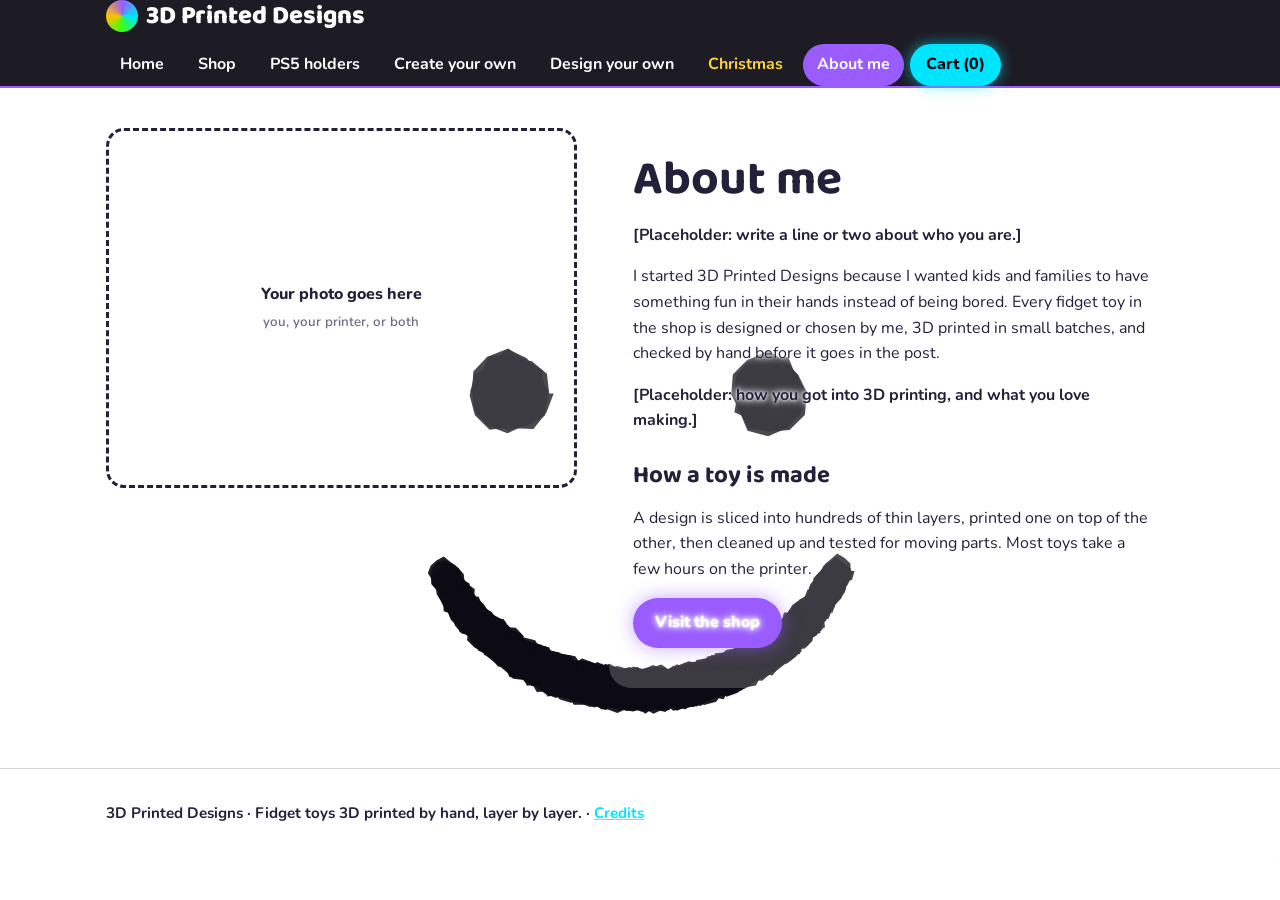
<file: about.html>
<!doctype html>
<html lang="en">
<head>
<meta charset="utf-8">
<meta name="viewport" content="width=device-width, initial-scale=1">
<title>About me · 3D Printed Designs</title>
<meta name="description" content="3D printed fidget toys for kids and families.">
<link rel="preconnect" href="https://fonts.googleapis.com">
<link rel="stylesheet" href="https://fonts.googleapis.com/css2?family=Baloo+2:wght@700;800&family=Nunito:wght@400;600;700;800&display=swap">
<link rel="stylesheet" href="styles.css?v=15">
<link rel="stylesheet" href="backgrounds-about.css?v=6">
</head>
<body class="sun bg-smiley">
<header class="site-header">
  <div class="wrap">
    <a class="logo" href="index.html"><span class="logo-swirl" aria-hidden="true"></span>3D Printed Designs</a>
    <nav>
      <a href="index.html">Home</a>
      <a href="shop.html">Shop</a>
      <a href="ps5.html">PS5 holders</a>
      <a href="create.html">Create your own</a>
      <a href="design.html">Design your own</a>
      <a href="christmas.html" class="nav-xmas">Christmas</a>
      <a href="about.html" aria-current="page">About me</a>
      <button class="cart-btn" id="cart-open" type="button">Cart (<span id="cart-count">0</span>)</button>
    </nav>
  </div>
</header>

<main>
  <section>
    <div class="wrap about">
      <div class="ph">Your photo goes here<small>you, your printer, or both</small></div>
      <div>
        <h1>About me</h1>
        <p><strong>[Placeholder: write a line or two about who you are.]</strong></p>
        <p>I started 3D Printed Designs because I wanted kids and families to have something fun in their hands instead of being bored. Every fidget toy in the shop is designed or chosen by me, 3D printed in small batches, and checked by hand before it goes in the post.</p>
        <p><strong>[Placeholder: how you got into 3D printing, and what you love making.]</strong></p>
        <h2 style="font-size:1.5rem;margin-top:28px">How a toy is made</h2>
        <p>A design is sliced into hundreds of thin layers, printed one on top of the other, then cleaned up and tested for moving parts. Most toys take a few hours on the printer.</p>
        <p><a class="btn" href="shop.html">Visit the shop</a></p>
      </div>
    </div>
  </section>
</main>

<footer class="site-footer">
  <div class="wrap">3D Printed Designs · Fidget toys 3D printed by hand, layer by layer. · <a href="credits.html">Credits</a></div>
</footer>

<div class="drawer-bg" id="drawer-bg"></div>
<aside class="drawer" id="drawer" aria-label="Your cart">
  <header><h2>Your cart</h2><button class="close" id="cart-close" type="button" aria-label="Close cart">&times;</button></header>
  <div class="lines" id="cart-lines"><p class="status">Your cart is empty.</p></div>
  <footer>
    <div class="totals"><span>Subtotal</span><span id="cart-subtotal">–</span></div>
    <p class="note">Shipping is worked out at checkout.</p>
    <p class="error" id="cart-error" hidden></p>
    <button class="btn" id="checkout" type="button" disabled>Checkout</button>
  </footer>
</aside>
<script src="smiley.js?v=9" defer></script>
<script type="module" src="app.js?v=7"></script>
</body>
</html>
</file>
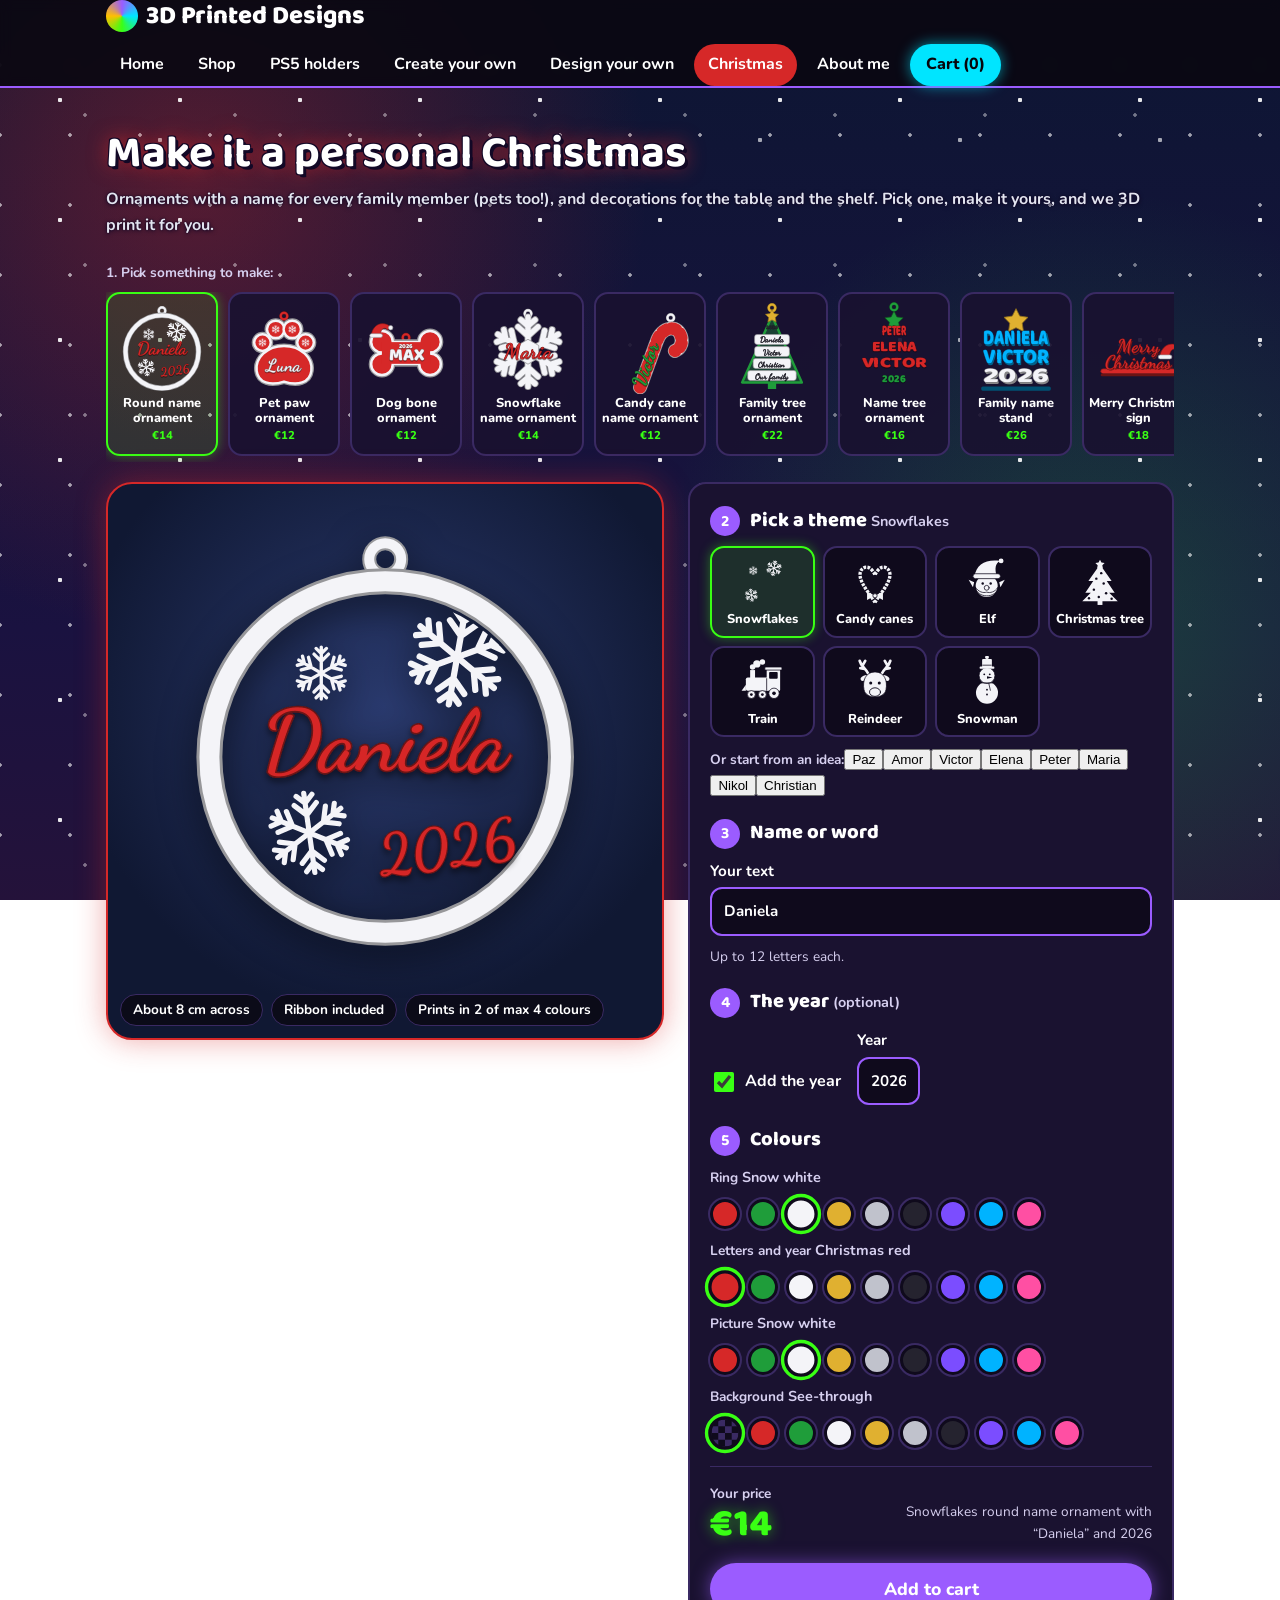
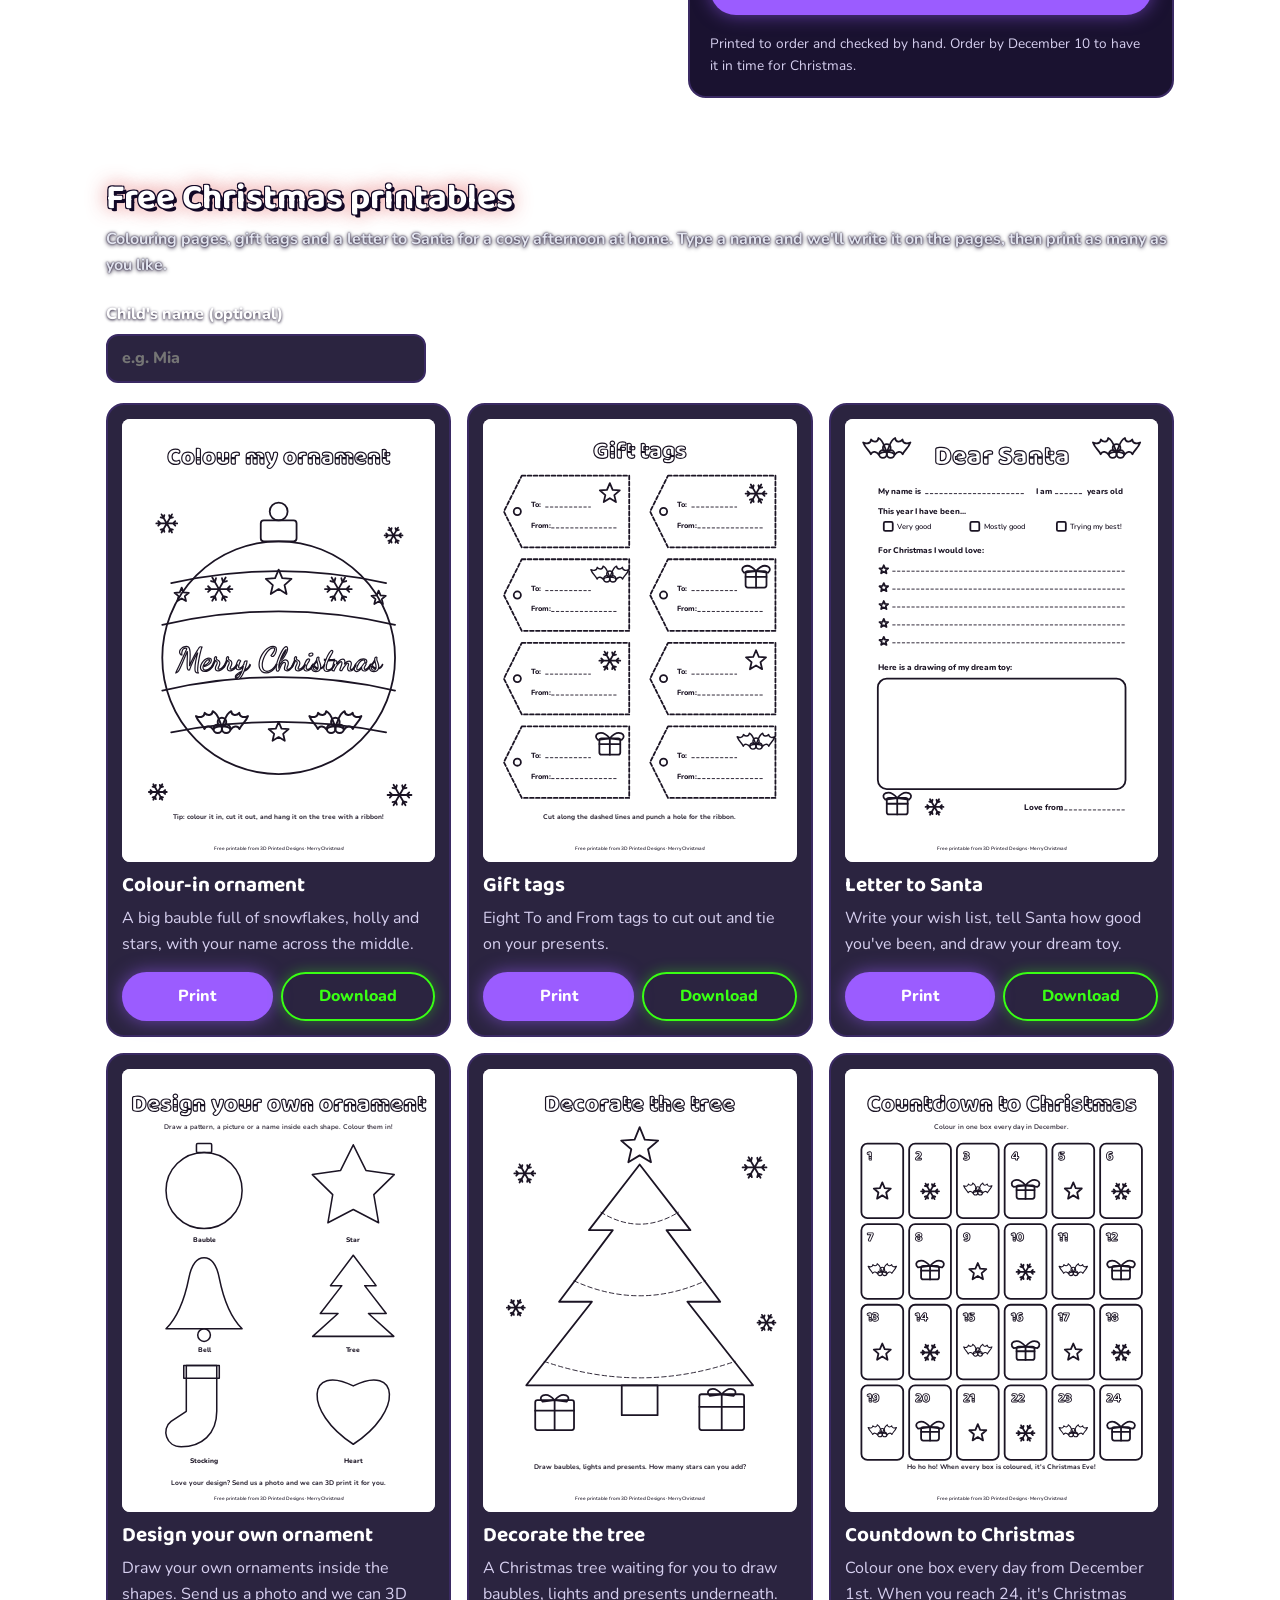
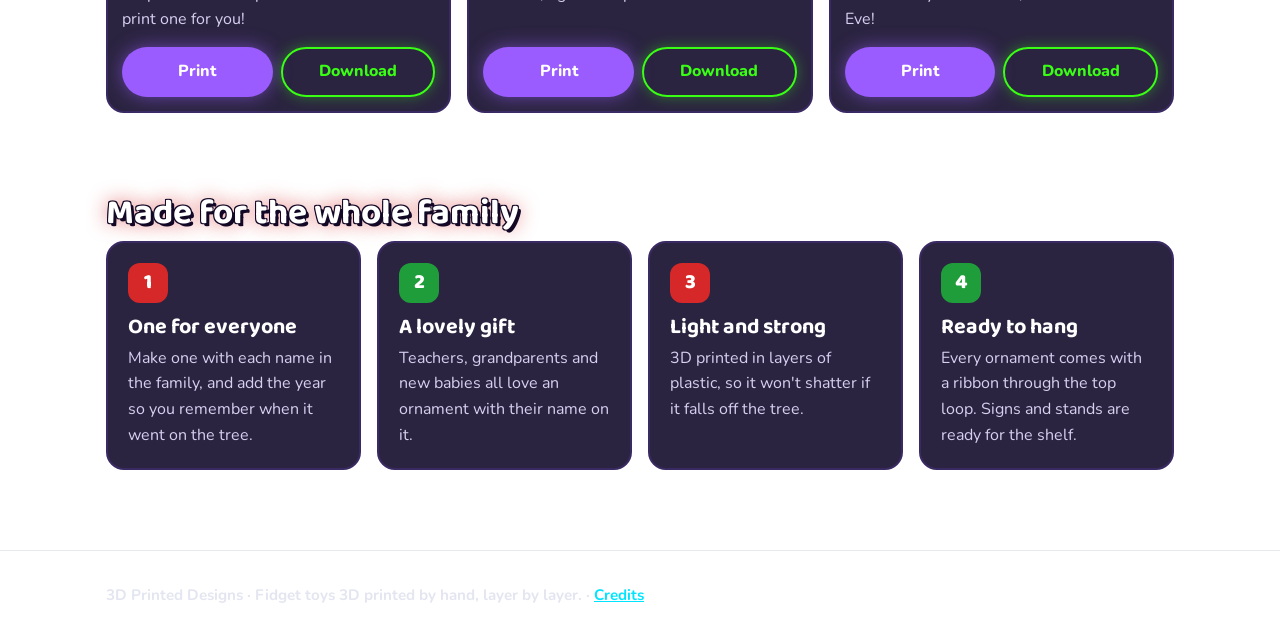
<file: christmas.html>
<!doctype html>
<html lang="en">
<head>
<meta charset="utf-8">
<meta name="viewport" content="width=device-width, initial-scale=1">
<title>Christmas ornaments · 3D Printed Designs</title>
<meta name="description" content="Design your own 3D printed Christmas ornament, and print free Christmas colouring pages, gift tags and a letter to Santa.">
<link rel="preconnect" href="https://fonts.googleapis.com">
<link rel="stylesheet" href="https://fonts.googleapis.com/css2?family=Baloo+2:wght@700;800&family=Dancing+Script:wght@700&family=Nunito:wght@400;600;700;800&display=swap">
<link rel="stylesheet" href="styles.css?v=8">
<link rel="stylesheet" href="design.css?v=2">
<link rel="stylesheet" href="christmas.css?v=3">
</head>
<body class="sun bg-snow">
<header class="site-header">
  <div class="wrap">
    <a class="logo" href="index.html"><span class="logo-swirl" aria-hidden="true"></span>3D Printed Designs</a>
    <nav>
      <a href="index.html">Home</a>
      <a href="shop.html">Shop</a>
      <a href="ps5.html">PS5 holders</a>
      <a href="create.html">Create your own</a>
      <a href="design.html">Design your own</a>
      <a href="christmas.html" aria-current="page" class="nav-xmas">Christmas</a>
      <a href="about.html">About me</a>
      <button class="cart-btn" id="cart-open" type="button">Cart (<span id="cart-count">0</span>)</button>
    </nav>
  </div>
</header>

<main>
  <section>
    <div class="wrap">
      <h1 class="designer-title">Make it a personal Christmas</h1>
      <p class="lead">Ornaments with a name for every family member (pets too!), and decorations for the table and the shelf. Pick one, make it yours, and we 3D print it for you.</p>

      <div class="ideas" aria-label="Pick something to make">
        <span class="sub">1. Pick something to make:</span>
        <div class="ideas-row products-row" id="xmas-items"></div>
      </div>

      <div class="designer">
        <div class="stage ornament-stage" id="stage">
          <svg id="ornament" viewBox="0 0 200 222" role="img" aria-label="Preview"></svg>
          <div class="stage-tags">
            <span id="size-tag"></span>
            <span id="hang-tag"></span>
            <span id="colour-tag"></span>
          </div>
        </div>

        <div class="card designer-panel">
          <div id="steps"></div>

          <!-- app.js reads these and the button below when adding to the cart -->
          <input type="hidden" id="f-names" data-key="Names" data-required="true">
          <input type="hidden" id="f-year" data-key="Year" data-required="false">
          <input type="hidden" id="f-details" data-key="Details" data-required="true">

          <div class="price-box">
            <div>
              <span class="sub">Your price</span>
              <div class="big-price" id="price">–</div>
            </div>
            <p class="note" id="summary"></p>
          </div>
          <p class="error card-error" hidden></p>
          <button class="btn" type="button" id="add-xmas" data-add="" data-variant="">Add to cart</button>
          <p class="note">Printed to order and checked by hand. Order by December 10 to have it in time for Christmas.</p>
        </div>
      </div>
    </div>
  </section>

  <section id="printables-section">
    <div class="wrap">
      <h2 class="section-title">Free Christmas printables</h2>
      <p class="lead">Colouring pages, gift tags and a letter to Santa for a cosy afternoon at home. Type a name and we'll write it on the pages, then print as many as you like.</p>
      <label class="printable-name">Child's name (optional)
        <input id="printable-name" type="text" maxlength="14" placeholder="e.g. Mia" autocomplete="off">
      </label>
      <div class="printables" id="printables"></div>
    </div>
  </section>

  <section>
    <div class="wrap">
      <h2 class="section-title">Made for the whole family</h2>
      <div class="how xmas-how">
        <div class="how-step"><span class="num">1</span><h3>One for everyone</h3><p>Make one with each name in the family, and add the year so you remember when it went on the tree.</p></div>
        <div class="how-step"><span class="num">2</span><h3>A lovely gift</h3><p>Teachers, grandparents and new babies all love an ornament with their name on it.</p></div>
        <div class="how-step"><span class="num">3</span><h3>Light and strong</h3><p>3D printed in layers of plastic, so it won't shatter if it falls off the tree.</p></div>
        <div class="how-step"><span class="num">4</span><h3>Ready to hang</h3><p>Every ornament comes with a ribbon through the top loop. Signs and stands are ready for the shelf.</p></div>
      </div>
    </div>
  </section>
</main>

<footer class="site-footer">
  <div class="wrap">3D Printed Designs · Fidget toys 3D printed by hand, layer by layer. · <a href="credits.html">Credits</a></div>
</footer>

<div class="drawer-bg" id="drawer-bg"></div>
<aside class="drawer" id="drawer" aria-label="Your cart">
  <header><h2>Your cart</h2><button class="close" id="cart-close" type="button" aria-label="Close cart">&times;</button></header>
  <div class="lines" id="cart-lines"><p class="status">Your cart is empty.</p></div>
  <footer>
    <div class="totals"><span>Subtotal</span><span id="cart-subtotal">–</span></div>
    <p class="note">Shipping is worked out at checkout.</p>
    <p class="error" id="cart-error" hidden></p>
    <button class="btn" id="checkout" type="button" disabled>Checkout</button>
  </footer>
</aside>
<script type="module" src="christmas.js?v=3"></script>
<script type="module" src="printables.js?v=1"></script>
<script type="module" src="app.js?v=3"></script>
</body>
</html>
</file>
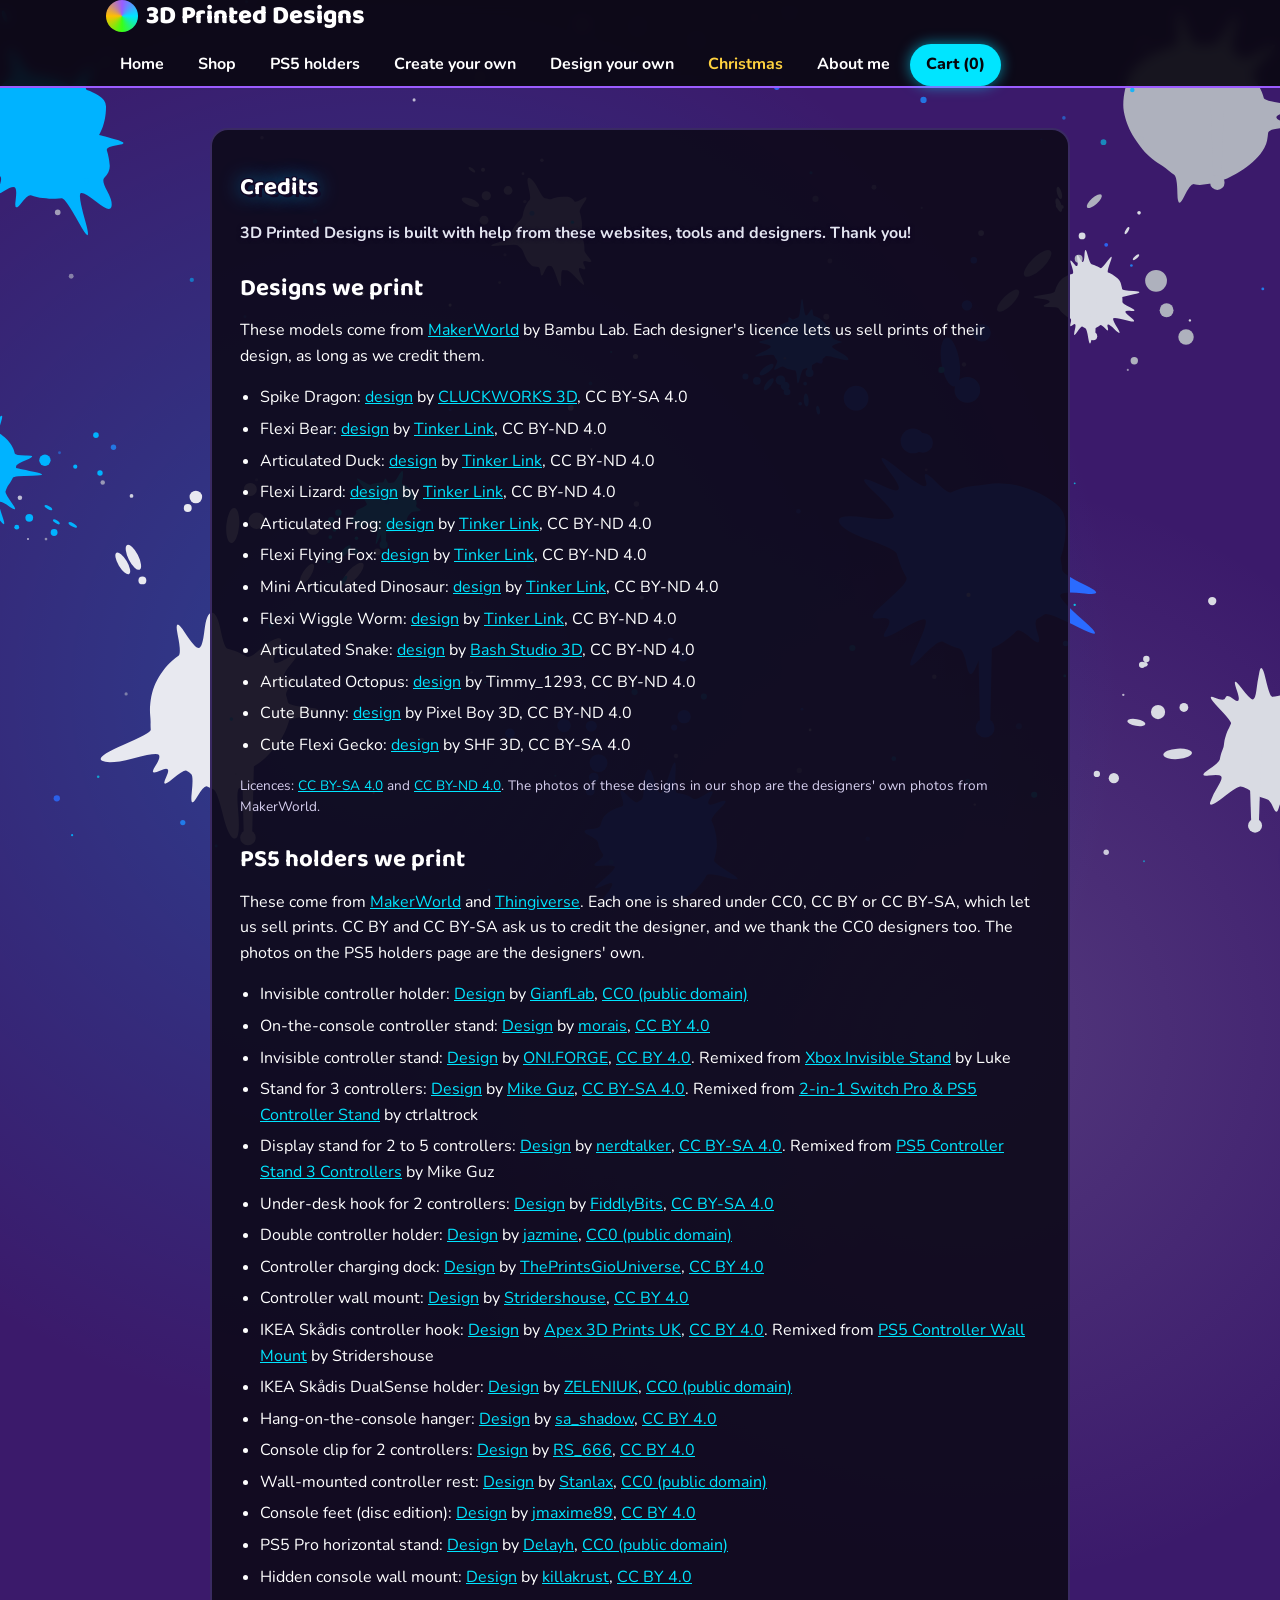
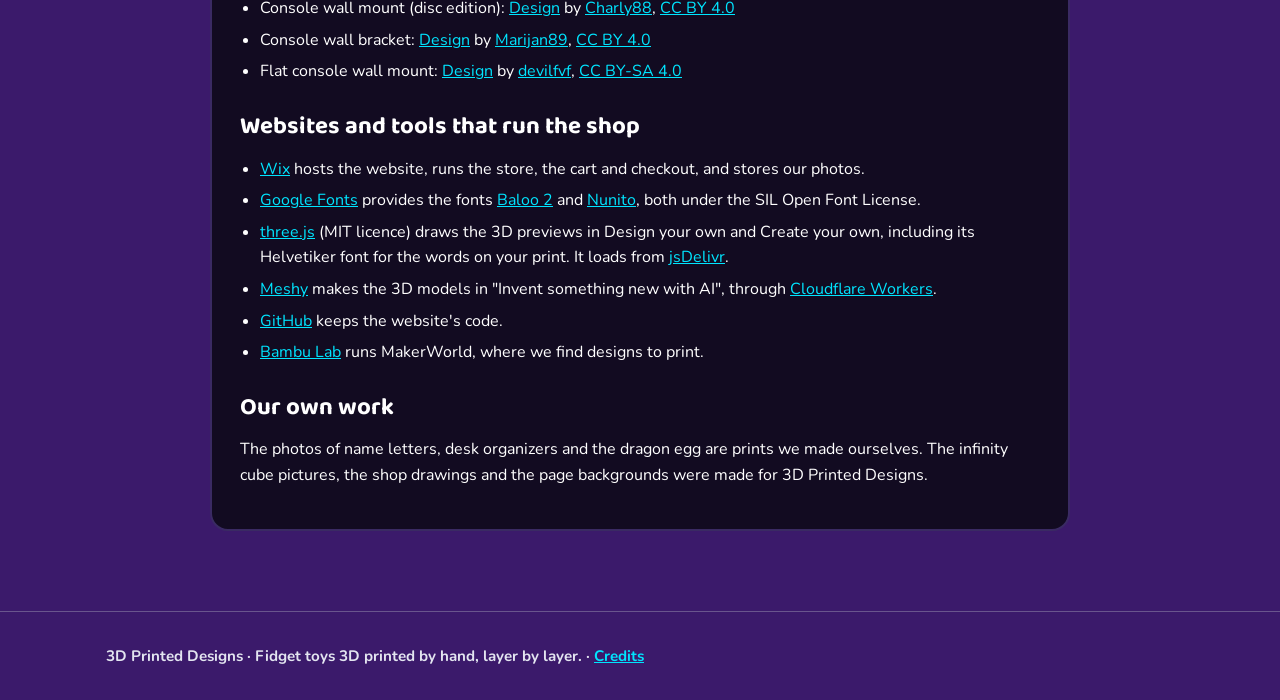
<file: credits.html>
<!doctype html>
<html lang="en">
<head>
<meta charset="utf-8">
<meta name="viewport" content="width=device-width, initial-scale=1">
<title>Credits · 3D Printed Designs</title>
<meta name="description" content="The websites, tools and designers that 3D Printed Designs uses and thanks.">
<link rel="preconnect" href="https://fonts.googleapis.com">
<link rel="stylesheet" href="https://fonts.googleapis.com/css2?family=Baloo+2:wght@700;800&family=Nunito:wght@400;600;700;800&display=swap">
<link rel="stylesheet" href="styles.css?v=15">
</head>
<body class="sun">
<header class="site-header">
  <div class="wrap">
    <a class="logo" href="index.html"><span class="logo-swirl" aria-hidden="true"></span>3D Printed Designs</a>
    <nav>
      <a href="index.html">Home</a>
      <a href="shop.html">Shop</a>
      <a href="ps5.html">PS5 holders</a>
      <a href="create.html">Create your own</a>
      <a href="design.html">Design your own</a>
      <a href="christmas.html" class="nav-xmas">Christmas</a>
      <a href="about.html">About me</a>
      <button class="cart-btn" id="cart-open" type="button">Cart (<span id="cart-count">0</span>)</button>
    </nav>
  </div>
</header>

<main>
  <section>
    <div class="wrap credits-page">
      <h1>Credits</h1>
      <p class="lead">3D Printed Designs is built with help from these websites, tools and designers. Thank you!</p>

      <h2>Designs we print</h2>
      <p>These models come from <a href="https://makerworld.com/" target="_blank" rel="noopener">MakerWorld</a> by Bambu Lab. Each designer's licence lets us sell prints of their design, as long as we credit them.</p>
      <ul>
        <li>Spike Dragon: <a href="https://makerworld.com/en/models/1670898-articulated-spike-dragon-free-to-sell-read-desc" target="_blank" rel="noopener">design</a> by <a href="https://makerworld.com/en/@CHICKEMM" target="_blank" rel="noopener">CLUCKWORKS 3D</a>, CC BY-SA 4.0</li>
        <li>Flexi Bear: <a href="https://makerworld.com/en/models/2185977-flexi-bear-no-supports" target="_blank" rel="noopener">design</a> by <a href="https://makerworld.com/en/@MKONAPELSKY" target="_blank" rel="noopener">Tinker Link</a>, CC BY-ND 4.0</li>
        <li>Articulated Duck: <a href="https://makerworld.com/en/models/2390646-articulated-duck-free-commercial-license" target="_blank" rel="noopener">design</a> by <a href="https://makerworld.com/en/@MKONAPELSKY" target="_blank" rel="noopener">Tinker Link</a>, CC BY-ND 4.0</li>
        <li>Flexi Lizard: <a href="https://makerworld.com/en/models/2219375-flexi-lizard-free-commercial-license" target="_blank" rel="noopener">design</a> by <a href="https://makerworld.com/en/@MKONAPELSKY" target="_blank" rel="noopener">Tinker Link</a>, CC BY-ND 4.0</li>
        <li>Articulated Frog: <a href="https://makerworld.com/en/models/2843881-articulated-frog-free-to-sell" target="_blank" rel="noopener">design</a> by <a href="https://makerworld.com/en/@MKONAPELSKY" target="_blank" rel="noopener">Tinker Link</a>, CC BY-ND 4.0</li>
        <li>Flexi Flying Fox: <a href="https://makerworld.com/en/models/2848596-flexi-flying-fox" target="_blank" rel="noopener">design</a> by <a href="https://makerworld.com/en/@MKONAPELSKY" target="_blank" rel="noopener">Tinker Link</a>, CC BY-ND 4.0</li>
        <li>Mini Articulated Dinosaur: <a href="https://makerworld.com/en/models/2543346-mini-articulated-dinosaur" target="_blank" rel="noopener">design</a> by <a href="https://makerworld.com/en/@MKONAPELSKY" target="_blank" rel="noopener">Tinker Link</a>, CC BY-ND 4.0</li>
        <li>Flexi Wiggle Worm: <a href="https://makerworld.com/en/models/2268365-flexi-wiggle-worm" target="_blank" rel="noopener">design</a> by <a href="https://makerworld.com/en/@MKONAPELSKY" target="_blank" rel="noopener">Tinker Link</a>, CC BY-ND 4.0</li>
        <li>Articulated Snake: <a href="https://makerworld.com/en/models/1884504-articulated-snake" target="_blank" rel="noopener">design</a> by <a href="https://makerworld.com/en/@bashlukas" target="_blank" rel="noopener">Bash Studio 3D</a>, CC BY-ND 4.0</li>
        <li>Articulated Octopus: <a href="https://makerworld.com/en/models/2299667-articulated-octopus-commercial-use-allowed" target="_blank" rel="noopener">design</a> by Timmy_1293, CC BY-ND 4.0</li>
        <li>Cute Bunny: <a href="https://makerworld.com/en/models/1439507-cute-bunny-model-free-commercial-license" target="_blank" rel="noopener">design</a> by Pixel Boy 3D, CC BY-ND 4.0</li>
        <li>Cute Flexi Gecko: <a href="https://makerworld.com/en/models/3246041" target="_blank" rel="noopener">design</a> by SHF 3D, CC BY-SA 4.0</li>
      </ul>
      <p class="note">Licences: <a href="https://creativecommons.org/licenses/by-sa/4.0/" target="_blank" rel="noopener">CC BY-SA 4.0</a> and <a href="https://creativecommons.org/licenses/by-nd/4.0/" target="_blank" rel="noopener">CC BY-ND 4.0</a>. The photos of these designs in our shop are the designers' own photos from MakerWorld.</p>

      <h2>PS5 holders we print</h2>
      <p>These come from <a href="https://makerworld.com/" target="_blank" rel="noopener">MakerWorld</a> and <a href="https://www.thingiverse.com/" target="_blank" rel="noopener">Thingiverse</a>. Each one is shared under CC0, CC BY or CC BY-SA, which let us sell prints. CC BY and CC BY-SA ask us to credit the designer, and we thank the CC0 designers too. The photos on the PS5 holders page are the designers' own.</p>
      <ul>
          <li>Invisible controller holder: <a href="https://makerworld.com/en/models/1057354-invisible-ps5-controller-holder-minimalist" target="_blank" rel="noopener">Design</a> by <a href="https://makerworld.com/en/@GianfLab" target="_blank" rel="noopener">GianfLab</a>, <a href="https://creativecommons.org/publicdomain/zero/1.0/" target="_blank" rel="noopener">CC0 (public domain)</a></li>
          <li>On-the-console controller stand: <a href="https://makerworld.com/en/models/1617226-ps5-top-mount-controller-stand" target="_blank" rel="noopener">Design</a> by <a href="https://makerworld.com/en/@morais_7" target="_blank" rel="noopener">morais</a>, <a href="https://creativecommons.org/licenses/by/4.0/" target="_blank" rel="noopener">CC BY 4.0</a></li>
          <li>Invisible controller stand: <a href="https://makerworld.com/en/models/980334-invisible-ps5-controller-stand-holder" target="_blank" rel="noopener">Design</a> by <a href="https://makerworld.com/en/@ONI.FORGE" target="_blank" rel="noopener">ONI.FORGE</a>, <a href="https://creativecommons.org/licenses/by/4.0/" target="_blank" rel="noopener">CC BY 4.0</a>. Remixed from <a href="https://makerworld.com/en/models/952139" target="_blank" rel="noopener">Xbox Invisible Stand</a> by Luke</li>
          <li>Stand for 3 controllers: <a href="https://makerworld.com/en/models/541289-ps5-controller-stand-3-controllers" target="_blank" rel="noopener">Design</a> by <a href="https://makerworld.com/en/@wildcard_24" target="_blank" rel="noopener">Mike Guz</a>, <a href="https://creativecommons.org/licenses/by-sa/4.0/" target="_blank" rel="noopener">CC BY-SA 4.0</a>. Remixed from <a href="https://makerworld.com/en/models/440688" target="_blank" rel="noopener">2-in-1 Switch Pro &amp; PS5 Controller Stand</a> by ctrlaltrock</li>
          <li>Display stand for 2 to 5 controllers: <a href="https://makerworld.com/en/models/856128-vertical-2-3-4-or-5-controller-ps5-display-stand" target="_blank" rel="noopener">Design</a> by <a href="https://makerworld.com/en/@nerdtalker" target="_blank" rel="noopener">nerdtalker</a>, <a href="https://creativecommons.org/licenses/by-sa/4.0/" target="_blank" rel="noopener">CC BY-SA 4.0</a>. Remixed from <a href="https://makerworld.com/en/models/541289" target="_blank" rel="noopener">PS5 Controller Stand 3 Controllers</a> by Mike Guz</li>
          <li>Under-desk hook for 2 controllers: <a href="https://makerworld.com/en/models/2327266-ps5-controller-pair-desk-undermount-hook" target="_blank" rel="noopener">Design</a> by <a href="https://makerworld.com/en/@UncleAR" target="_blank" rel="noopener">FiddlyBits</a>, <a href="https://creativecommons.org/licenses/by-sa/4.0/" target="_blank" rel="noopener">CC BY-SA 4.0</a></li>
          <li>Double controller holder: <a href="https://makerworld.com/en/models/1449678-ps5-controller-holder-double" target="_blank" rel="noopener">Design</a> by <a href="https://makerworld.com/en/@3dfacture" target="_blank" rel="noopener">jazmine</a>, <a href="https://creativecommons.org/publicdomain/zero/1.0/" target="_blank" rel="noopener">CC0 (public domain)</a></li>
          <li>Controller charging dock: <a href="https://makerworld.com/en/models/148748-ps5-charging-dock" target="_blank" rel="noopener">Design</a> by <a href="https://makerworld.com/en/@ThePrintsGioUni" target="_blank" rel="noopener">ThePrintsGioUniverse</a>, <a href="https://creativecommons.org/licenses/by/4.0/" target="_blank" rel="noopener">CC BY 4.0</a></li>
          <li>Controller wall mount: <a href="https://www.thingiverse.com/thing:4668997" target="_blank" rel="noopener">Design</a> by <a href="https://www.thingiverse.com/stridershouse" target="_blank" rel="noopener">Stridershouse</a>, <a href="https://creativecommons.org/licenses/by/4.0/" target="_blank" rel="noopener">CC BY 4.0</a></li>
          <li>IKEA Skådis controller hook: <a href="https://makerworld.com/en/models/240212-ps5-controller-mount-for-ikea-skadis" target="_blank" rel="noopener">Design</a> by <a href="https://makerworld.com/en/@Apex3DPrintsUK" target="_blank" rel="noopener">Apex 3D Prints UK</a>, <a href="https://creativecommons.org/licenses/by/4.0/" target="_blank" rel="noopener">CC BY 4.0</a>. Remixed from <a href="https://www.thingiverse.com/thing:4668997" target="_blank" rel="noopener">PS5 Controller Wall Mount</a> by Stridershouse</li>
          <li>IKEA Skådis DualSense holder: <a href="https://makerworld.com/en/models/2513044-skadis-ps5-dualsense-controller-holder" target="_blank" rel="noopener">Design</a> by <a href="https://makerworld.com/en/@ZELENIUK" target="_blank" rel="noopener">ZELENIUK</a>, <a href="https://creativecommons.org/publicdomain/zero/1.0/" target="_blank" rel="noopener">CC0 (public domain)</a></li>
          <li>Hang-on-the-console hanger: <a href="https://www.thingiverse.com/thing:4700712" target="_blank" rel="noopener">Design</a> by <a href="https://www.thingiverse.com/sa_shadow" target="_blank" rel="noopener">sa_shadow</a>, <a href="https://creativecommons.org/licenses/by/4.0/" target="_blank" rel="noopener">CC BY 4.0</a></li>
          <li>Console clip for 2 controllers: <a href="https://makerworld.com/en/models/153458-ps5-controller-stand-clip-2x" target="_blank" rel="noopener">Design</a> by <a href="https://makerworld.com/en/@RS_666" target="_blank" rel="noopener">RS_666</a>, <a href="https://creativecommons.org/licenses/by/4.0/" target="_blank" rel="noopener">CC BY 4.0</a></li>
          <li>Wall-mounted controller rest: <a href="https://makerworld.com/en/models/2269238-ps5-controller-stand-wall-mounted-controller-stand" target="_blank" rel="noopener">Design</a> by <a href="https://makerworld.com/en/@user_2281943636" target="_blank" rel="noopener">Stanlax</a>, <a href="https://creativecommons.org/publicdomain/zero/1.0/" target="_blank" rel="noopener">CC0 (public domain)</a></li>
          <li>Console feet (disc edition): <a href="https://makerworld.com/en/models/25861-ps5-skates-disk-edition" target="_blank" rel="noopener">Design</a> by <a href="https://makerworld.com/en/@jmaxime89" target="_blank" rel="noopener">jmaxime89</a>, <a href="https://creativecommons.org/licenses/by/4.0/" target="_blank" rel="noopener">CC BY 4.0</a></li>
          <li>PS5 Pro horizontal stand: <a href="https://makerworld.com/en/models/1770439-ps5-pro-horizontal-stand" target="_blank" rel="noopener">Design</a> by <a href="https://makerworld.com/en/@frknkrl5" target="_blank" rel="noopener">Delayh</a>, <a href="https://creativecommons.org/publicdomain/zero/1.0/" target="_blank" rel="noopener">CC0 (public domain)</a></li>
          <li>Hidden console wall mount: <a href="https://www.thingiverse.com/thing:5752412" target="_blank" rel="noopener">Design</a> by <a href="https://www.thingiverse.com/killakrust" target="_blank" rel="noopener">killakrust</a>, <a href="https://creativecommons.org/licenses/by/4.0/" target="_blank" rel="noopener">CC BY 4.0</a></li>
          <li>Console wall mount (disc edition): <a href="https://www.thingiverse.com/thing:4751415" target="_blank" rel="noopener">Design</a> by <a href="https://www.thingiverse.com/Charly88" target="_blank" rel="noopener">Charly88</a>, <a href="https://creativecommons.org/licenses/by/4.0/" target="_blank" rel="noopener">CC BY 4.0</a></li>
          <li>Console wall bracket: <a href="https://www.thingiverse.com/thing:6028620" target="_blank" rel="noopener">Design</a> by <a href="https://www.thingiverse.com/Marijan89" target="_blank" rel="noopener">Marijan89</a>, <a href="https://creativecommons.org/licenses/by/4.0/" target="_blank" rel="noopener">CC BY 4.0</a></li>
          <li>Flat console wall mount: <a href="https://makerworld.com/en/models/2076359-ps5-horizontal-wall-mount" target="_blank" rel="noopener">Design</a> by <a href="https://makerworld.com/en/@devilfvf" target="_blank" rel="noopener">devilfvf</a>, <a href="https://creativecommons.org/licenses/by-sa/4.0/" target="_blank" rel="noopener">CC BY-SA 4.0</a></li>
      </ul>

      <h2>Websites and tools that run the shop</h2>
      <ul>
        <li><a href="https://www.wix.com/" target="_blank" rel="noopener">Wix</a> hosts the website, runs the store, the cart and checkout, and stores our photos.</li>
        <li><a href="https://fonts.google.com/" target="_blank" rel="noopener">Google Fonts</a> provides the fonts <a href="https://fonts.google.com/specimen/Baloo+2" target="_blank" rel="noopener">Baloo 2</a> and <a href="https://fonts.google.com/specimen/Nunito" target="_blank" rel="noopener">Nunito</a>, both under the SIL Open Font License.</li>
        <li><a href="https://threejs.org/" target="_blank" rel="noopener">three.js</a> (MIT licence) draws the 3D previews in Design your own and Create your own, including its Helvetiker font for the words on your print. It loads from <a href="https://www.jsdelivr.com/" target="_blank" rel="noopener">jsDelivr</a>.</li>
        <li><a href="https://www.meshy.ai/" target="_blank" rel="noopener">Meshy</a> makes the 3D models in "Invent something new with AI", through <a href="https://workers.cloudflare.com/" target="_blank" rel="noopener">Cloudflare Workers</a>.</li>
        <li><a href="https://github.com/" target="_blank" rel="noopener">GitHub</a> keeps the website's code.</li>
        <li><a href="https://bambulab.com/" target="_blank" rel="noopener">Bambu Lab</a> runs MakerWorld, where we find designs to print.</li>
      </ul>

      <h2>Our own work</h2>
      <p>The photos of name letters, desk organizers and the dragon egg are prints we made ourselves. The infinity cube pictures, the shop drawings and the page backgrounds were made for 3D Printed Designs.</p>
    </div>
  </section>
</main>

<footer class="site-footer">
  <div class="wrap">3D Printed Designs · Fidget toys 3D printed by hand, layer by layer. · <a href="credits.html">Credits</a></div>
</footer>

<div class="drawer-bg" id="drawer-bg"></div>
<aside class="drawer" id="drawer" aria-label="Your cart">
  <header><h2>Your cart</h2><button class="close" id="cart-close" type="button" aria-label="Close cart">&times;</button></header>
  <div class="lines" id="cart-lines"><p class="status">Your cart is empty.</p></div>
  <footer>
    <div class="totals"><span>Subtotal</span><span id="cart-subtotal">–</span></div>
    <p class="note">Shipping is worked out at checkout.</p>
    <p class="error" id="cart-error" hidden></p>
    <button class="btn" id="checkout" type="button" disabled>Checkout</button>
  </footer>
</aside>
<script type="module" src="app.js?v=7"></script>
</body>
</html>
</file>
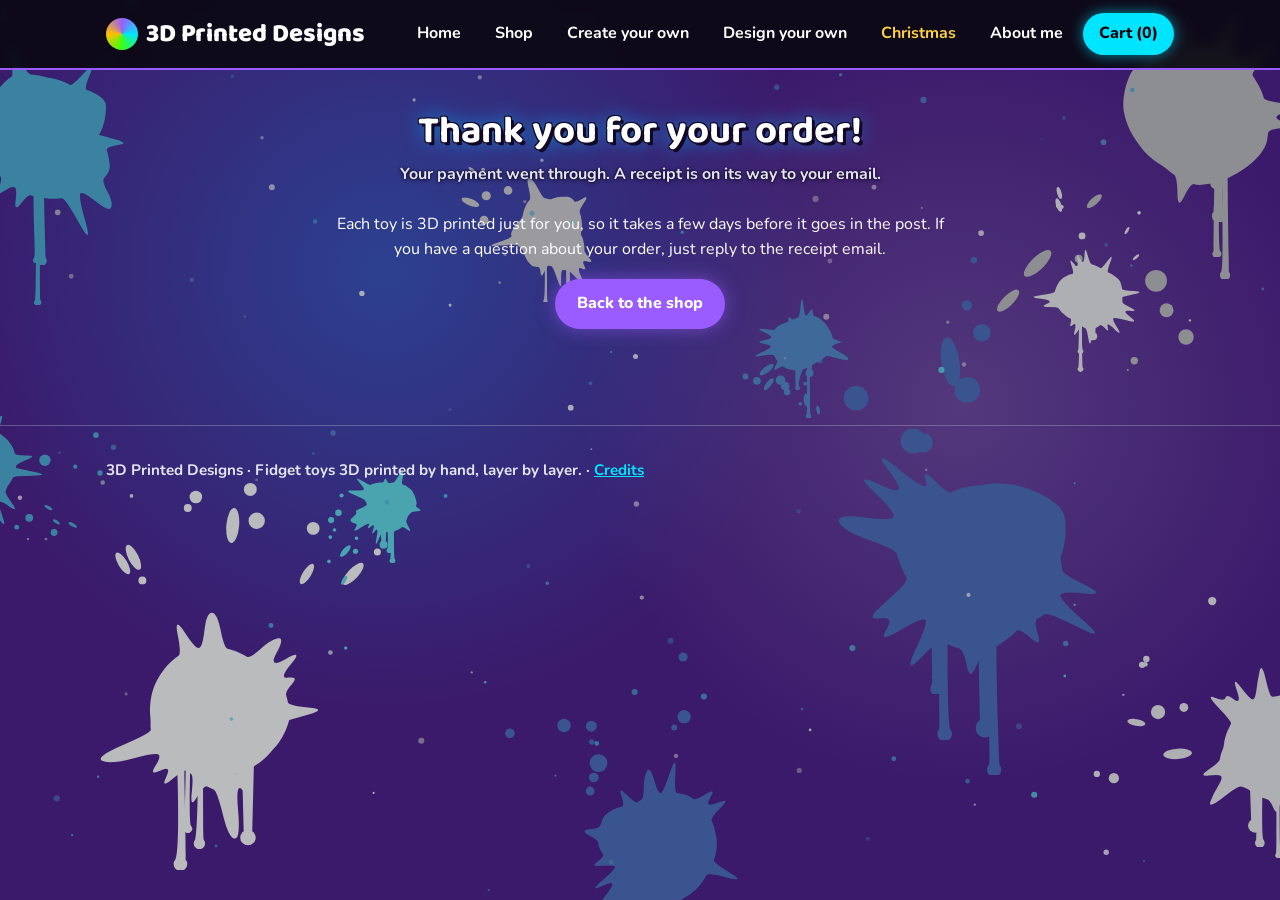
<file: thanks.html>
<!doctype html>
<html lang="en">
<head>
<meta charset="utf-8">
<meta name="viewport" content="width=device-width, initial-scale=1">
<title>Thank you · 3D Printed Designs</title>
<meta name="description" content="3D printed fidget toys for kids and families.">
<link rel="preconnect" href="https://fonts.googleapis.com">
<link rel="stylesheet" href="https://fonts.googleapis.com/css2?family=Baloo+2:wght@700;800&family=Nunito:wght@400;600;700;800&display=swap">
<link rel="stylesheet" href="styles.css?v=15">
</head>
<body class="sun" data-paid="true">
<header class="site-header">
  <div class="wrap">
    <a class="logo" href="index.html"><span class="logo-swirl" aria-hidden="true"></span>3D Printed Designs</a>
    <nav>
      <a href="index.html">Home</a>
      <a href="shop.html">Shop</a>
      <a href="create.html">Create your own</a>
      <a href="design.html">Design your own</a>
      <a href="christmas.html" class="nav-xmas">Christmas</a>
      <a href="about.html">About me</a>
      <button class="cart-btn" id="cart-open" type="button">Cart (<span id="cart-count">0</span>)</button>
    </nav>
  </div>
</header>

<main>
  <section>
    <div class="wrap" style="text-align:center;max-width:640px">
      <h1 style="font-size:2.4rem;margin:0 0 8px">Thank you for your order!</h1>
      <p class="lead">Your payment went through. A receipt is on its way to your email.</p>
      <p>Each toy is 3D printed just for you, so it takes a few days before it goes in the post. If you have a question about your order, just reply to the receipt email.</p>
      <p><a class="btn" href="shop.html">Back to the shop</a></p>
    </div>
  </section>
</main>

<footer class="site-footer">
  <div class="wrap">3D Printed Designs · Fidget toys 3D printed by hand, layer by layer. · <a href="credits.html">Credits</a></div>
</footer>

<div class="drawer-bg" id="drawer-bg"></div>
<aside class="drawer" id="drawer" aria-label="Your cart">
  <header><h2>Your cart</h2><button class="close" id="cart-close" type="button" aria-label="Close cart">&times;</button></header>
  <div class="lines" id="cart-lines"><p class="status">Your cart is empty.</p></div>
  <footer>
    <div class="totals"><span>Subtotal</span><span id="cart-subtotal">–</span></div>
    <p class="note">Shipping is worked out at checkout.</p>
    <p class="error" id="cart-error" hidden></p>
    <button class="btn" id="checkout" type="button" disabled>Checkout</button>
  </footer>
</aside>
<script src="drips.js?v=6"></script>
<script type="module" src="app.js?v=8"></script>
</body>
</html>
</file>
<file: styles.css>
:root {
  --bg: #fffaf2;
  --ink: #23213a;
  --muted: #6b6880;
  --brand: #6c4cf5;
  --brand-ink: #ffffff;
  --pop: #ff7a59;
  --sun: #ffd23f;
  --mint: #38c6a6;
  --card: #ffffff;
  --line: #e9e4f5;
  --radius: 18px;
}
* { box-sizing: border-box; }
body {
  margin: 0;
  background: var(--bg);
  color: var(--ink);
  font-family: "Nunito", system-ui, -apple-system, sans-serif;
  line-height: 1.6;
}
h1, h2, h3, .logo { font-family: "Baloo 2", "Nunito", system-ui, sans-serif; line-height: 1.15; }
a { color: var(--brand); }
img { max-width: 100%; display: block; }
.wrap { max-width: 1100px; margin: 0 auto; padding: 0 16px; }

/* header */
.site-header { background: var(--card); border-bottom: 1px solid var(--line); position: sticky; top: 0; z-index: 10; }
.site-header .wrap { display: flex; align-items: center; justify-content: space-between; gap: 12px; min-height: 68px; flex-wrap: wrap; }
.logo { font-size: 1.6rem; font-weight: 800; color: var(--ink); text-decoration: none; display: flex; align-items: center; gap: 8px; }
.logo-swirl { width: 32px; height: 32px; border-radius: 50%; background: conic-gradient(var(--brand), var(--pop), var(--sun), var(--mint), var(--brand)); }
nav { display: flex; gap: 6px; align-items: center; flex-wrap: wrap; }
nav a { text-decoration: none; color: var(--ink); font-weight: 700; padding: 8px 14px; border-radius: 999px; }
nav a:hover, nav a[aria-current="page"] { background: #f1ecff; color: var(--brand); }
.cart-btn { border: 0; background: var(--brand); color: var(--brand-ink); font: inherit; font-weight: 800; padding: 8px 16px; border-radius: 999px; cursor: pointer; }

/* buttons */
.btn { display: inline-block; border: 0; cursor: pointer; font: inherit; font-weight: 800; text-decoration: none; padding: 12px 22px; border-radius: 999px; background: var(--brand); color: var(--brand-ink); }
.btn.secondary { background: var(--card); color: var(--brand); border: 2px solid var(--brand); }
.btn:disabled { opacity: .6; cursor: wait; }

/* image placeholder */
.ph {
  border: 3px dashed #c9bdf5;
  background: repeating-linear-gradient(45deg, #f6f2ff, #f6f2ff 14px, #fdfbff 14px, #fdfbff 28px);
  border-radius: var(--radius);
  display: flex; align-items: center; justify-content: center; text-align: center;
  color: #8a7bc4; font-weight: 800; padding: 16px; min-height: 180px;
}
.ph small { display: block; font-weight: 600; opacity: .8; }

/* hero */
.hero { padding: 56px 0 40px; }
.hero .wrap { display: grid; grid-template-columns: 1.1fr 1fr; gap: 32px; align-items: center; }
.hero h1 { font-size: clamp(2.2rem, 5vw, 3.4rem); margin: 0 0 12px; }
.hero h1 span { color: var(--pop); }
.hero p { font-size: 1.15rem; color: var(--muted); margin: 0 0 24px; }
.hero .ph { min-height: 320px; }
.cta-row { display: flex; gap: 12px; flex-wrap: wrap; }

section { padding: 40px 0; }
section h2 { font-size: 2rem; margin: 0 0 8px; }
.lead { color: var(--muted); margin: 0 0 24px; }

.features { display: grid; grid-template-columns: repeat(3, 1fr); gap: 18px; }
.feature { background: var(--card); border: 1px solid var(--line); border-radius: var(--radius); padding: 22px; }
.feature .dot { width: 44px; height: 44px; border-radius: 14px; margin-bottom: 12px; }
.feature h3 { margin: 0 0 6px; font-size: 1.25rem; }
.feature p { margin: 0; color: var(--muted); }

/* photo gallery: add a <figure> with a photo from the Wix media manager */
.gallery { display: grid; grid-template-columns: repeat(auto-fill, minmax(190px, 1fr)); gap: 18px; margin-bottom: 24px; }
.gallery figure { margin: 0; background: var(--card); border: 1px solid var(--line); border-radius: var(--radius); padding: 10px; }
.gallery img { display: block; width: 100%; aspect-ratio: 4 / 3; object-fit: cover; border-radius: 14px; }
.gallery figcaption { font-weight: 800; padding: 8px 4px 2px; }

.band { background: #f1ecff; border-radius: 28px; padding: 32px; display: grid; grid-template-columns: 1fr 1fr; gap: 24px; align-items: center; }

/* shop */
.grid { display: grid; grid-template-columns: repeat(auto-fill, minmax(230px, 1fr)); gap: 20px; }
.card { background: var(--card); border: 1px solid var(--line); border-radius: var(--radius); padding: 14px; display: flex; flex-direction: column; gap: 10px; position: relative; }
.card .ph, .card img { aspect-ratio: 1 / 1; min-height: 0; width: 100%; object-fit: cover; border-radius: 14px; }
.card h3 { margin: 4px 0 0; font-size: 1.2rem; }
.price { font-weight: 800; font-size: 1.1rem; }
.price s { color: var(--muted); font-weight: 600; margin-left: 6px; }
.ribbon { position: absolute; top: 22px; left: 22px; background: var(--pop); color: #fff; font-weight: 800; font-size: .85rem; padding: 4px 10px; border-radius: 999px; }
.card .btn { margin-top: auto; text-align: center; }
.status { color: var(--muted); padding: 24px 0; }
.error { color: #b3261e; }

/* cart drawer */
.drawer-bg { position: fixed; inset: 0; background: rgba(35,33,58,.4); display: none; z-index: 20; }
.drawer { position: fixed; top: 0; right: 0; height: 100%; width: min(400px, 100%); background: var(--card); z-index: 21; transform: translateX(100%); transition: transform .25s; display: flex; flex-direction: column; }
.drawer.open { transform: none; }
.drawer-bg.open { display: block; }
.drawer header { display: flex; justify-content: space-between; align-items: center; padding: 16px; border-bottom: 1px solid var(--line); }
.drawer header h2 { margin: 0; font-size: 1.4rem; }
.drawer .close { border: 0; background: none; font-size: 1.6rem; cursor: pointer; color: var(--ink); }
.lines { flex: 1; overflow: auto; padding: 16px; display: flex; flex-direction: column; gap: 14px; }
.line { display: grid; grid-template-columns: 1fr auto; gap: 6px; border-bottom: 1px solid var(--line); padding-bottom: 12px; }
.qty { display: flex; gap: 6px; align-items: center; }
.qty button { width: 30px; height: 30px; border-radius: 50%; border: 1px solid var(--line); background: #f6f2ff; cursor: pointer; font-weight: 800; }
.link-btn { border: 0; background: none; color: var(--muted); cursor: pointer; text-decoration: underline; font: inherit; padding: 0; }
.drawer footer { padding: 16px; border-top: 1px solid var(--line); display: grid; gap: 10px; }
.totals { display: flex; justify-content: space-between; font-weight: 800; }
.note { font-size: .85rem; color: var(--muted); margin: 0; }

/* about */
.about { display: grid; grid-template-columns: 1fr 1.2fr; gap: 32px; align-items: start; }
.about .ph { min-height: 360px; }
.about h1 { font-size: clamp(2rem, 4.5vw, 3rem); margin: 0 0 12px; }

.site-footer { padding: 32px 0; color: var(--muted); border-top: 1px solid var(--line); margin-top: 40px; font-size: .95rem; }

@media (max-width: 760px) {
  .hero .wrap, .band, .about { grid-template-columns: 1fr; }
  .features { grid-template-columns: 1fr; }
  .hero .ph { min-height: 220px; }
}

/* ===== Theme v2: neon home, yellow and gold pages ===== */
:root {
  --ink: #ffffff;
  --muted: #d7d0f0;
  --pop: #00e5ff;
  --brand: #9b5cff;
  --neon: #39ff14;
  --gold: #ffbf00;
  --card: #1a1230;
  --line: #3a2a63;
}
body.home {
  background:
    radial-gradient(circle at 12% 18%, rgba(155, 92, 255, .45), transparent 32%),
    radial-gradient(circle at 88% 30%, rgba(57, 255, 20, .28), transparent 28%),
    radial-gradient(circle at 30% 85%, rgba(57, 255, 20, .18), transparent 30%),
    radial-gradient(circle at 80% 90%, rgba(155, 92, 255, .35), transparent 30%),
    #07060c;
  background-attachment: fixed;
}
body.sun {
  background:
    radial-gradient(circle at 10% 15%, rgba(212, 160, 23, .75) 0 6%, transparent 14%),
    radial-gradient(circle at 85% 12%, rgba(255, 191, 0, .9) 0 4%, transparent 11%),
    radial-gradient(circle at 70% 60%, rgba(201, 146, 10, .6) 0 7%, transparent 16%),
    radial-gradient(circle at 20% 75%, rgba(255, 215, 90, .9) 0 5%, transparent 12%),
    radial-gradient(circle at 50% 95%, rgba(212, 160, 23, .7) 0 6%, transparent 15%),
    #ffe14d;
  background-attachment: fixed;
}
.site-header { background: rgba(10, 8, 18, .92); border-bottom: 2px solid var(--brand); backdrop-filter: blur(6px); }
.logo { color: #fff; }
.logo-swirl { background: conic-gradient(var(--brand), var(--pop), var(--neon), var(--gold), var(--brand)); animation: spin 6s linear infinite; }
nav a { color: #fff; }
nav a:hover, nav a[aria-current="page"] { background: var(--brand); color: #fff; }
.cart-btn { background: var(--pop); color: #07060c; box-shadow: 0 0 14px rgba(0, 229, 255, .6); }

.btn { background: var(--brand); color: #fff; box-shadow: 0 0 18px rgba(155, 92, 255, .55); transition: transform .15s, box-shadow .15s; }
.btn:hover { transform: translateY(-2px) scale(1.04); box-shadow: 0 0 26px rgba(57, 255, 20, .6); }
.btn.secondary { background: transparent; color: var(--neon); border: 2px solid var(--neon); box-shadow: 0 0 14px rgba(57, 255, 20, .35); }

.ph { border: 3px dashed var(--neon); background: rgba(155, 92, 255, .14); color: #fff; }
body.sun .ph { border-color: #7a4dff; background: rgba(26, 18, 48, .85); }

.hero h1 { color: #fff; }
.hero h1 span { color: var(--pop); text-shadow: 0 0 18px rgba(0, 229, 255, .8); }
.hero p, .lead { color: var(--muted); }
body.home section h2 { color: #fff; }
body.home section h2::after { content: ""; display: block; width: 70px; height: 5px; border-radius: 5px; margin-top: 8px; background: linear-gradient(90deg, var(--brand), var(--neon)); }
.feature { background: rgba(26, 18, 48, .85); border: 2px solid var(--line); }
.feature:hover { border-color: var(--neon); box-shadow: 0 0 20px rgba(57, 255, 20, .35); }
.feature p { color: var(--muted); }
.band { background: rgba(155, 92, 255, .18); border: 2px solid var(--brand); }

/* yellow pages: white headings with an outline, dark panels behind body text */
body.sun h1 { color: #fff; text-shadow: 3px 3px 0 #2a1650, -1px -1px 0 #2a1650, 1px -1px 0 #2a1650, -1px 1px 0 #2a1650, 0 0 20px rgba(255, 191, 0, .8); }
body.sun .lead { color: #2a1650; font-weight: 700; }
body.sun .status { color: #2a1650; font-weight: 700; }
body.sun .about > div:last-child { background: rgba(26, 18, 48, .92); border-radius: 22px; padding: 24px; color: #fff; }
body.sun .about h1 { text-shadow: none; }
body.sun .site-footer { color: #2a1650; border-top-color: rgba(42, 22, 80, .3); font-weight: 700; }

.card { background: var(--card); border: 2px solid var(--line); color: #fff; }
.card:hover { border-color: var(--pop); box-shadow: 0 0 24px rgba(0, 229, 255, .5); animation: buzz .35s linear infinite; }
.ribbon { background: var(--pop); color: #07060c; }
.price s { color: var(--muted); }

.drawer { background: #120c22; color: #fff; }
.drawer .close { color: #fff; }
.qty button { background: var(--brand); color: #fff; border-color: var(--brand); }
.link-btn, .note { color: var(--muted); }
.error { color: #ff6b8a; }

@keyframes buzz {
  0% { transform: translate(0, 0) rotate(0); }
  20% { transform: translate(-2px, 1px) rotate(-1deg); }
  40% { transform: translate(2px, -1px) rotate(1deg); }
  60% { transform: translate(-1px, -2px) rotate(-.5deg); }
  80% { transform: translate(1px, 2px) rotate(.5deg); }
  100% { transform: translate(0, 0) rotate(0); }
}
@keyframes spin { to { transform: rotate(360deg); } }
@media (prefers-reduced-motion: reduce) {
  .card:hover, .logo-swirl { animation: none; }
}

/* Theme v2 tweaks: crisper gold splashes, stacked placeholder captions */
body.sun {
  background:
    radial-gradient(circle at 9% 14%, #d4a017 0 3.5%, transparent 3.8%),
    radial-gradient(circle at 13% 20%, #ffbf00 0 1.2%, transparent 1.4%),
    radial-gradient(circle at 86% 11%, #e6a800 0 4.5%, transparent 4.8%),
    radial-gradient(circle at 80% 18%, #c9920a 0 1.5%, transparent 1.7%),
    radial-gradient(circle at 70% 62%, #d4a017 0 5%, transparent 5.3%),
    radial-gradient(circle at 76% 70%, #ffbf00 0 1.8%, transparent 2%),
    radial-gradient(circle at 22% 78%, #e6a800 0 3%, transparent 3.3%),
    radial-gradient(circle at 48% 94%, #c9920a 0 4%, transparent 4.3%),
    radial-gradient(circle at 40% 40%, rgba(255, 191, 0, .35), transparent 40%),
    #ffe14d;
  background-attachment: fixed;
}
.ph { flex-direction: column; gap: 4px; }

/* customizable items */
body.sun .section-title { font-size: 2.2rem; color: #fff; text-shadow: 3px 3px 0 #2a1650, -1px -1px 0 #2a1650, 1px -1px 0 #2a1650, -1px 1px 0 #2a1650, 0 0 20px rgba(255, 191, 0, .8); }
.custom-field { display: grid; gap: 4px; font-weight: 700; font-size: .95rem; }
.custom-field input { font: inherit; padding: 10px 12px; border-radius: 12px; border: 2px solid var(--brand); background: #0f0a1c; color: #fff; }
.custom-field input:focus { outline: none; border-color: var(--neon); box-shadow: 0 0 12px rgba(57, 255, 20, .5); }
.card:has(input:focus) { animation: none; }

/* Theme v3: purple with silver and neon blue splashes (shop + about) */
body.sun {
  background:
    radial-gradient(circle at 9% 14%, #d9dbe3 0 3.2%, transparent 3.5%),
    radial-gradient(circle at 13% 21%, #1f8bff 0 1.3%, transparent 1.5%),
    radial-gradient(circle at 86% 11%, #00b3ff 0 4.2%, transparent 4.5%),
    radial-gradient(circle at 80% 19%, #c0c2cc 0 1.5%, transparent 1.7%),
    radial-gradient(circle at 70% 62%, #b8bac6 0 4.8%, transparent 5.1%),
    radial-gradient(circle at 76% 71%, #00b3ff 0 1.8%, transparent 2%),
    radial-gradient(circle at 22% 78%, #1f8bff 0 3%, transparent 3.3%),
    radial-gradient(circle at 28% 72%, #e8e9f0 0 1.2%, transparent 1.4%),
    radial-gradient(circle at 48% 94%, #c0c2cc 0 4%, transparent 4.3%),
    radial-gradient(circle at 92% 82%, #00b3ff 0 2.6%, transparent 2.9%),
    radial-gradient(circle at 30% 30%, rgba(0, 179, 255, .25), transparent 40%),
    radial-gradient(circle at 75% 45%, rgba(192, 194, 204, .18), transparent 35%),
    #3b1a6b;
  background-attachment: fixed;
}
body.sun h1, body.sun .section-title { text-shadow: 3px 3px 0 #120826, -1px -1px 0 #120826, 1px -1px 0 #120826, -1px 1px 0 #120826, 0 0 20px rgba(0, 179, 255, .8); }
body.sun .lead, body.sun .status { color: #e3e5f0; }
body.sun .site-footer { color: #e3e5f0; border-top-color: rgba(192, 194, 204, .35); }
body.sun .ph { border-color: #00b3ff; }

/* Theme v4: hand-flicked paint splatters instead of round dots */
body.sun {
  background:
    url("splatter.svg") center / cover no-repeat fixed,
    radial-gradient(circle at 30% 30%, rgba(0, 179, 255, .25), transparent 40%),
    radial-gradient(circle at 75% 45%, rgba(192, 194, 204, .18), transparent 35%),
    #3b1a6b;
}

body.sun .lead, body.sun .status { text-shadow: 0 1px 4px #120826, 0 0 2px #120826; }

/* wet paint drips (shop + about) */
.paint-drips { position: fixed; inset: 0; pointer-events: none; z-index: 0; overflow: hidden; }
body.sun main, body.sun .site-footer { position: relative; z-index: 1; }
.drip {
  position: absolute; width: var(--w); height: 0; background: var(--c);
  border-radius: 0 0 calc(var(--w) / 2) calc(var(--w) / 2);
  box-shadow: inset calc(var(--w) / -4) 0 0 rgba(0, 0, 0, .12), inset calc(var(--w) / 5) 0 0 rgba(255, 255, 255, .35);
  animation: drip-run var(--flow) cubic-bezier(.25, .7, .3, 1) var(--delay) forwards, paint-dry 4s ease var(--dry) forwards;
}
.drip::after {
  content: ""; position: absolute; left: 50%; bottom: calc(var(--w) * -.55); width: calc(var(--w) * 1.5); height: calc(var(--w) * 1.5);
  transform: translateX(-50%); border-radius: 50% 50% 50% 50% / 40% 40% 60% 60%; background: var(--c);
}
.drop {
  position: absolute; left: 50%; bottom: calc(var(--w) * -1.2); width: var(--w); height: calc(var(--w) * 1.4);
  transform: translateX(-50%); border-radius: 50% 50% 50% 50% / 35% 35% 65% 65%; background: var(--c); opacity: 0;
  animation: drop-fall 1.4s cubic-bezier(.5, 0, .9, .6) var(--fall-delay) forwards;
}
@keyframes drip-run { from { height: 0; } to { height: var(--len); } }
@keyframes paint-dry { to { filter: saturate(.55) brightness(.85); opacity: .7; } }
@keyframes drop-fall {
  0% { opacity: 1; transform: translate(-50%, 0); }
  90% { opacity: 1; }
  100% { opacity: 0; transform: translate(-50%, var(--fall)); }
}

/* splashes and drips dry together: the splatter moves onto the drip layer */
body.sun.wet {
  background:
    radial-gradient(circle at 30% 30%, rgba(0, 179, 255, .25), transparent 40%),
    radial-gradient(circle at 75% 45%, rgba(192, 194, 204, .18), transparent 35%),
    #3b1a6b;
  background-attachment: fixed;
}
body.sun.wet .paint-drips {
  background: url("splatter.svg") center / cover no-repeat;
  animation: paint-dry 4.5s ease var(--dry-at) forwards;
}
.drip { animation: drip-run var(--flow) cubic-bezier(.25, .7, .3, 1) var(--delay) forwards; }
@keyframes paint-dry { to { filter: saturate(.5) brightness(.8); } }

/* realistic drips: an organic run that slides out of the splash, bead first */
.drip { position: absolute; overflow: hidden; background: none; box-shadow: none; border-radius: 0; animation: none; }
.drip::after { content: none; }
.drip svg { display: block; transform: translateY(-100%); animation: drip-slide var(--flow) cubic-bezier(.3, .6, .35, 1) var(--delay) forwards; }
.drip .shine { opacity: 0; animation: shine-off 3s ease calc(var(--delay) + var(--flow)) forwards; }
.drop {
  position: absolute; width: var(--size); height: calc(var(--size) * 1.35); bottom: auto;
  border-radius: 50% 50% 50% 50% / 38% 38% 62% 62%; background: var(--c); opacity: 0;
  transform: translate(-50%, 0); animation: drop-fall 1.3s cubic-bezier(.5, 0, .9, .6) var(--fall-delay) forwards;
}
@keyframes drip-slide { to { transform: translateY(0); } }
@keyframes shine-off { 0% { opacity: .9; } 100% { opacity: 0; } }
/* solid panels on the paint pages, so runs behind them don't show through as dark streaks */
body.sun .about > div:last-child { background: #1a1230; }
body.sun .ph { background: #1a1230; }

/* kinetic home section (Dillinger-style moving type) */
.kinetic { padding: 20px 0 50px; overflow: hidden; position: relative; }
.marquee { overflow: hidden; white-space: nowrap; padding: 6px 0; border-block: 2px solid var(--brand); background: rgba(155, 92, 255, .12); }
.marquee.alt { border-color: var(--neon); background: rgba(57, 255, 20, .08); margin-top: -2px; }
.marquee-track { display: inline-block; font-family: "Baloo 2", sans-serif; font-weight: 800; font-size: clamp(2.4rem, 8vw, 6rem); line-height: 1.1; color: transparent; -webkit-text-stroke: 2px #fff; will-change: transform; }
.marquee.alt .marquee-track { color: var(--neon); -webkit-text-stroke: 0; font-size: clamp(1.6rem, 5vw, 3.6rem); }
.marquee-track i { font-style: normal; color: var(--pop); -webkit-text-stroke: 0; padding: 0 .3em; }
.kinetic-hint { color: var(--muted); text-transform: uppercase; letter-spacing: .2em; font-weight: 800; font-size: .85rem; margin: 36px 0 6px; }
.toy-list { list-style: none; margin: 0; padding: 0; }
.toy-list li { border-bottom: 1px solid var(--line); }
.toy-list a { display: block; padding: 6px 0; text-decoration: none; color: #fff; font-family: "Baloo 2", sans-serif; font-weight: 800; font-size: clamp(2rem, 7vw, 4.6rem); line-height: 1.1; transition: color .2s, padding-left .3s; }
.toy-list a:hover, .toy-list a:focus-visible { color: var(--pop); padding-left: 24px; text-shadow: 0 0 22px rgba(0, 229, 255, .6); }
.toy-list .ch { display: inline-block; }
.toy-list a:hover .ch, .toy-list a:focus-visible .ch { animation: letter-hop .5s cubic-bezier(.3, 1.6, .5, 1) calc(var(--i) * 30ms); }
@keyframes letter-hop { 0% { transform: none; } 40% { transform: translateY(-.28em) rotate(-6deg); } 100% { transform: none; } }
.toy-peek { position: fixed; left: 0; top: 0; z-index: 30; pointer-events: none; }
.toy-peek-card {
  width: 190px; height: 190px; border-radius: 22px; padding: 14px; display: flex; flex-direction: column; justify-content: space-between;
  background: radial-gradient(circle at 30% 25%, rgba(255, 255, 255, .35), transparent 45%), var(--peek, var(--brand));
  box-shadow: 0 0 40px var(--peek, var(--brand)); color: #07060c; font-weight: 800;
  transform: scale(0); opacity: 0; transition: transform .35s cubic-bezier(.3, 1.6, .5, 1), opacity .2s;
}
.toy-peek.show .toy-peek-card { transform: scale(1); opacity: 1; }
.toy-peek-tag { align-self: flex-start; background: #07060c; color: #fff; border-radius: 999px; padding: 3px 10px; font-size: .8rem; }
.toy-peek-photo { border: 2px dashed rgba(7, 6, 12, .55); border-radius: 14px; flex: 1; margin-top: 10px; display: flex; align-items: center; justify-content: center; text-align: center; font-size: .85rem; }
.toy-peek-photo.has-photo { border: 0; background-size: cover; background-position: center; }
@media (prefers-reduced-motion: reduce) { .toy-list a:hover .ch { animation: none; } }

/* Christmas link in the nav */
nav a.nav-xmas { color: #ffd23f; }
nav a.nav-xmas:hover, nav a.nav-xmas[aria-current="page"] { background: #d62828; color: #fff; }

/* a real photo dropped in where a .ph placeholder was */
img.photo { display: block; width: 100%; height: 100%; object-fit: cover; border-radius: var(--radius); }
.hero img.photo { min-height: 320px; }
.about img.photo { min-height: 360px; }

/* shop card: pick a variant (e.g. which dragon) */
.option-pick { display: grid; gap: 6px; }
.option-pick[hidden] { display: none; }
.card .option-open { justify-self: start; color: var(--pop); font-weight: 800; }
.option-chips { display: flex; flex-wrap: wrap; gap: 6px; }
.option-chip { font: inherit; font-size: .85rem; font-weight: 800; color: #fff; cursor: pointer; display: flex; align-items: center; gap: 6px; padding: 4px 10px 4px 4px; border-radius: 999px; background: #0f0a1c; border: 2px solid var(--line); }
.option-chip:hover { border-color: var(--pop); }
.option-chip[aria-pressed="true"] { border-color: var(--neon); box-shadow: 0 0 10px rgba(57, 255, 20, .4); }
.card .option-chip img { width: 28px; height: 28px; aspect-ratio: 1 / 1; border-radius: 50%; object-fit: cover; }

/* Home and Shop: one of the dragons, letters and organizers, different each visit (featured.js) */
.featured { position: relative; display: block; min-height: 320px; border-radius: var(--radius); overflow: hidden; color: #fff; text-decoration: none; border: 2px solid var(--pop); box-shadow: 0 0 24px rgba(0, 229, 255, .3); background: #1a1230; transition: transform .2s; }
.featured:hover, .featured:focus-visible { transform: translateY(-3px); }
.featured img { position: absolute; inset: 0; width: 100%; height: 100%; object-fit: cover; }
.featured-tag { position: absolute; top: 14px; left: 14px; background: #07060c; border-radius: 999px; padding: 4px 12px; font-weight: 800; font-size: .85rem; }
.featured-name { position: absolute; left: 0; right: 0; bottom: 0; padding: 30px 18px 14px; background: linear-gradient(transparent, rgba(7, 6, 12, .9)); font-family: "Baloo 2", sans-serif; font-weight: 800; font-size: 1.8rem; display: flex; justify-content: space-between; align-items: end; gap: 12px; }
.featured-name small { font-family: "Nunito", sans-serif; font-size: .95rem; color: var(--pop); }
.featured-wide { min-height: 220px; margin: 0 0 20px; }
@media (max-width: 860px) { .featured { min-height: 240px; } }

/* shop: who designed the animals */
.credits { margin-top: 18px; }
.credits summary { cursor: pointer; font-weight: 800; color: var(--pop); }
.credits a { color: var(--pop); }
.credits ul { margin: 8px 0 0; padding-left: 20px; display: grid; gap: 4px; }

/* credits page and footer link */
.credits-page { max-width: 860px; background: rgba(15, 10, 28, .92); border: 2px solid var(--line); border-radius: var(--radius); padding: 24px 28px; color: #fff; }
.credits-page h2 { font-size: 1.5rem; margin-top: 28px; }
.credits-page ul { display: grid; gap: 6px; padding-left: 20px; }
.credits-page a, .site-footer a { color: var(--pop); }

/* PS5 holders page (ps5.js) */
.ps5-filters { display: flex; flex-wrap: wrap; gap: 8px; margin: 0 0 20px; }
.ps5-filters .option-chip { padding: 6px 14px; font-size: .95rem; }
.ps5-filters small { color: var(--pop); font-weight: 800; }
.ps5-card[hidden] { display: none; }
.ps5-kind { align-self: start; font-size: .75rem; font-weight: 800; text-transform: uppercase; letter-spacing: .05em; color: var(--pop); }
.ps5-card .custom-field select { font: inherit; width: 100%; padding: 8px 10px; border-radius: 10px; border: 2px solid var(--line); background: #0f0a1c; color: #fff; }
.ps5-credit a, .ps5-note a { color: var(--pop); }
.ps5-note { margin-top: 24px; max-width: 860px; }
.shop-ps5 { display: flex; flex-wrap: wrap; align-items: center; justify-content: space-between; gap: 14px; }
</file>
<file: backgrounds-about.css>
/* Background designs 11-20 (second set, offered for the About me page). Put one class on <body>. */

/* 11. Filament spools */
body.bg-spools {
  background:
    repeating-radial-gradient(circle at 20% 30%, #ff7a59 0 6px, #ffb199 6px 12px, transparent 12px 200px),
    repeating-radial-gradient(circle at 80% 70%, #6c4cf5 0 6px, #a594ff 6px 12px, transparent 12px 160px),
    #fff3e6;
}

/* 12. Cloudy sky */
body.bg-clouds {
  background:
    radial-gradient(ellipse 160px 60px at 15% 20%, #fff 0 98%, transparent),
    radial-gradient(ellipse 110px 50px at 22% 16%, #fff 0 98%, transparent),
    radial-gradient(ellipse 200px 70px at 70% 35%, #fff 0 98%, transparent),
    radial-gradient(ellipse 120px 55px at 78% 30%, #fff 0 98%, transparent),
    radial-gradient(ellipse 180px 60px at 40% 75%, #fff 0 98%, transparent),
    radial-gradient(ellipse 100px 45px at 46% 70%, #fff 0 98%, transparent),
    linear-gradient(180deg, #8fd3ff, #d9f1ff);
}

/* 13. Sketchbook paper */
body.bg-sketchbook {
  background:
    linear-gradient(90deg, transparent 90px, rgba(255, 79, 109, .7) 90px 94px, transparent 94px),
    repeating-linear-gradient(180deg, transparent 0 38px, rgba(0, 120, 220, .25) 38px 40px),
    #fffdf6;
}

/* 14. Aurora */
body.bg-aurora {
  background:
    radial-gradient(ellipse 60% 40% at 25% 30%, rgba(56, 198, 166, .7), transparent 70%),
    radial-gradient(ellipse 50% 35% at 70% 25%, rgba(155, 92, 255, .7), transparent 70%),
    radial-gradient(ellipse 60% 30% at 55% 60%, rgba(0, 179, 255, .45), transparent 70%),
    #07122b;
}

/* 15. Retro checkerboard */
body.bg-checker {
  background:
    conic-gradient(#ffd23f 25%, #ff7a59 0 50%, #ffd23f 0 75%, #ff7a59 0) 0 0 / 120px 120px;
}

/* 16. Rainbow arches */
body.bg-arches {
  background:
    radial-gradient(circle at 50% 110%, #fff3e6 0 160px, #6c4cf5 161px 220px, #38c6a6 221px 280px, #ffd23f 281px 340px, #ff7a59 341px 400px, #ff4fa3 401px 460px, transparent 461px),
    #fff3e6;
}

/* 17. Sparkles */
body.bg-sparkles {
  background:
    url("data:image/svg+xml,%3Csvg xmlns='http://www.w3.org/2000/svg' width='180' height='180'%3E%3Cpath d='M40 20 L45 35 L60 40 L45 45 L40 60 L35 45 L20 40 L35 35Z' fill='%23ffd23f'/%3E%3Cpath d='M130 100 L133 110 L143 113 L133 116 L130 126 L127 116 L117 113 L127 110Z' fill='%23ff4fa3'/%3E%3Ccircle cx='140' cy='30' r='4' fill='%236c4cf5'/%3E%3Ccircle cx='50' cy='140' r='3' fill='%2338c6a6'/%3E%3C/svg%3E"),
    #efe7ff;
}

/* 18. Pink gingham */
body.bg-gingham {
  background:
    repeating-linear-gradient(0deg, rgba(255, 79, 163, .25) 0 30px, transparent 30px 60px),
    repeating-linear-gradient(90deg, rgba(255, 79, 163, .25) 0 30px, transparent 30px 60px),
    #fff;
}

/* 19. Topographic map */
body.bg-topo {
  background:
    url("data:image/svg+xml,%3Csvg xmlns='http://www.w3.org/2000/svg' width='400' height='200'%3E%3Cg fill='none' stroke-width='2'%3E%3Cpath d='M0 40 C100 10 150 70 200 40 S300 10 400 40' stroke='%2338c6a6' stroke-opacity='.6'/%3E%3Cpath d='M0 80 C100 50 150 110 200 80 S300 50 400 80' stroke='%23ffd23f' stroke-opacity='.45'/%3E%3Cpath d='M0 120 C100 90 150 150 200 120 S300 90 400 120' stroke='%2338c6a6' stroke-opacity='.6'/%3E%3Cpath d='M0 160 C100 130 150 190 200 160 S300 130 400 160' stroke='%239b5cff' stroke-opacity='.55'/%3E%3C/g%3E%3C/svg%3E"),
    #0f2a2a;
}

/* 20. Neon synthwave grid (on Create your own, without the sun) */
html body.bg-synthwave {
  background:
    linear-gradient(transparent 60%, rgba(255, 79, 216, .9) 60% calc(60% + 2px), transparent 0),
    linear-gradient(rgba(255, 79, 216, .55) 2px, transparent 2px) 0 60% / 100% 40px,
    linear-gradient(90deg, rgba(0, 229, 255, .45) 2px, transparent 2px) 0 0 / 80px 100%,
    linear-gradient(180deg, #120428 0%, #2b0a52 60%, #12021f 100%);
  background-attachment: fixed;
}

/* 20, live: synthwave.js draws the moving grid, stars, glow and ripples on a canvas over the plain sky. */
html body.bg-synthwave.synth-live {
  background: linear-gradient(180deg, #120428 0%, #2b0a52 58%, #12021f 100%);
  background-attachment: fixed;
}
.synth-canvas { position: fixed; inset: 0; width: 100%; height: 100%; z-index: 0; pointer-events: none; }

/* About me: one big ink smiley on white. smiley.js paints the smiley and the spreading ink on a canvas. */
html body.bg-smiley {
  background: #ffffff;
  background-attachment: fixed;
}
.smiley-canvas { position: fixed; inset: 0; width: 100%; height: 100%; z-index: 0; pointer-events: none; }
body.bg-smiley .site-footer { color: #23213a; border-top-color: rgba(35, 33, 58, .2); text-shadow: none; }
/* Let the big smiley show through the About me boxes. */
body.bg-smiley .ph,
body.sun.bg-smiley .about > div:last-child { background: rgba(255, 255, 255, .2); color: #23213a; border-color: #23213a; }
/* A white halo keeps the text readable when ink runs underneath it. */
body.bg-smiley .about, body.bg-smiley .site-footer { text-shadow: 0 0 3px #fff, 0 0 6px #fff, 0 0 10px #fff; }
body.sun.bg-smiley .about h1 { color: #23213a; }
body.bg-smiley .ph small { color: #4a4760; }
</file>
<file: design.css>
/* design-your-own page */
body.sun .designer-title { font-size: clamp(2rem, 4.5vw, 2.8rem); margin: 0 0 8px; }
.designer { display: grid; grid-template-columns: 1.15fr 1fr; gap: 24px; align-items: start; }

.stage {
  position: sticky; top: 88px; aspect-ratio: 1 / 1; border-radius: 26px; overflow: hidden;
  background: radial-gradient(circle at 50% 35%, #2b1d52, #120c22 70%);
  border: 2px solid var(--pop); box-shadow: 0 0 30px rgba(0, 229, 255, .35);
}
.stage canvas { width: 100%; height: 100%; display: block; cursor: grab; touch-action: none; }
.stage canvas:active { cursor: grabbing; }
.stage-msg { position: absolute; inset: 0; display: flex; align-items: center; justify-content: center; margin: 0; padding: 24px; text-align: center; font-weight: 800; color: var(--muted); }
.stage-msg[hidden] { display: none; }
.real-photo { position: absolute; top: 12px; right: 12px; width: 30%; max-width: 150px; margin: 0; background: rgba(10, 8, 18, .85); border: 2px solid var(--pop); border-radius: 14px; padding: 5px; pointer-events: none; }
.real-photo[hidden] { display: none; }
.real-photo img { display: block; width: 100%; aspect-ratio: 1 / 1; object-fit: cover; border-radius: 9px; }
.real-photo figcaption { font-size: .7rem; font-weight: 800; text-align: center; padding-top: 4px; }
.stage-tags { position: absolute; left: 12px; right: 12px; bottom: 12px; display: flex; gap: 8px; flex-wrap: wrap; pointer-events: none; }
.stage-tags span { background: rgba(10, 8, 18, .8); border: 1px solid var(--line); border-radius: 999px; padding: 4px 12px; font-size: .85rem; font-weight: 700; }

.designer-panel { padding: 20px; gap: 18px; }
.designer-panel.card:hover { animation: none; border-color: var(--line); box-shadow: none; }
.project-bar { display: flex; justify-content: space-between; align-items: center; gap: 10px; flex-wrap: wrap; font-size: .9rem; color: var(--muted); background: #0f0a1c; border: 1px solid var(--line); border-radius: 12px; padding: 8px 12px; }
.project-bar b { color: #fff; }
.project-bar a { color: var(--pop); }
.project-bar .link-btn { color: var(--neon); font-weight: 800; }
.project-bar .link-btn[hidden] { display: none; }
.step { border: 0; margin: 0; padding: 0; display: grid; gap: 10px; }
.step legend { font-family: "Baloo 2", "Nunito", sans-serif; font-size: 1.25rem; font-weight: 800; padding: 0; margin-bottom: 10px; }
.step legend b { display: inline-grid; place-items: center; width: 30px; height: 30px; margin-right: 6px; border-radius: 50%; background: var(--brand); color: #fff; font-size: 1rem; }
.picked { font-family: "Nunito", sans-serif; font-size: .9rem; font-weight: 700; color: var(--muted); }
.sub { font-size: .85rem; font-weight: 700; color: var(--muted); }
.hint { margin: 0; font-size: .85rem; color: var(--muted); }

.choices { display: grid; gap: 8px; }
.choices.shapes { grid-template-columns: repeat(3, 1fr); }
.choices.sizes { grid-template-columns: repeat(3, 1fr); }
.choice {
  font: inherit; color: #fff; cursor: pointer; border-radius: 14px; padding: 8px 4px;
  background: #0f0a1c; border: 2px solid var(--line); display: grid; justify-items: center; gap: 4px;
  font-size: .8rem; font-weight: 800; line-height: 1.2; text-align: center; transition: border-color .15s, transform .15s;
}
.choice svg { width: 34px; height: 34px; fill: currentColor; }
.choice small { font-weight: 600; color: var(--muted); }
.choice:hover { border-color: var(--pop); transform: translateY(-2px); }
.choice[aria-pressed="true"] { border-color: var(--neon); background: rgba(57, 255, 20, .12); box-shadow: 0 0 12px rgba(57, 255, 20, .4); }

.swatches { display: flex; flex-wrap: wrap; gap: 8px; }
.swatch {
  width: 38px; height: 38px; border-radius: 50%; cursor: pointer; background: var(--c);
  border: 3px solid #0f0a1c; outline: 2px solid var(--line); transition: transform .15s;
}
.swatches.small .swatch { width: 30px; height: 30px; }
.swatch:hover { transform: scale(1.12); }
.swatch[aria-pressed="true"] { outline: 3px solid var(--neon); transform: scale(1.12); }
.swatch.glow { box-shadow: 0 0 10px var(--c); }
.text-colour { display: grid; gap: 6px; }
.text-colour[hidden] { display: none; }

.price-box { display: flex; justify-content: space-between; align-items: end; gap: 12px; flex-wrap: wrap; border-top: 1px solid var(--line); padding-top: 14px; }
.big-price { font-family: "Baloo 2", "Nunito", sans-serif; font-size: 2.4rem; font-weight: 800; line-height: 1; color: var(--neon); text-shadow: 0 0 14px rgba(57, 255, 20, .5); }
.price-box .note { max-width: 260px; text-align: right; }
.designer-panel .btn { margin-top: 0; font-size: 1.1rem; }

@media (max-width: 860px) {
  .designer { grid-template-columns: 1fr; }
  .stage { position: relative; top: 0; aspect-ratio: 4 / 3; }
}
@media (max-width: 420px) {
  .choices.shapes { grid-template-columns: repeat(3, 1fr); }
}
</file>
<file: christmas.css>
/* Christmas page: snowy night background, ornament preview, theme picker */
body.bg-snow {
  background:
    radial-gradient(circle at 15% 20%, rgba(214, 40, 40, .35), transparent 35%),
    radial-gradient(circle at 85% 70%, rgba(31, 157, 58, .32), transparent 35%),
    linear-gradient(#0d1633, #1a1240 70%, #24123a);
  background-attachment: fixed;
}
body.bg-snow::before, body.bg-snow::after {
  content: ""; position: fixed; inset: -200px 0 0; pointer-events: none; z-index: 0;
  background-image:
    radial-gradient(circle, rgba(255, 255, 255, .9) 0 2px, transparent 2.5px),
    radial-gradient(circle, rgba(255, 255, 255, .6) 0 1.5px, transparent 2px);
  background-size: 120px 120px, 70px 70px;
  background-position: 0 0, 35px 20px;
  animation: snow 14s linear infinite;
}
body.bg-snow::after { background-size: 200px 200px, 150px 150px; background-position: 60px 40px, 10px 90px; animation-duration: 22s; opacity: .7; }
@keyframes snow { to { transform: translateY(200px); } }
body.bg-snow main, body.bg-snow .site-footer { position: relative; z-index: 1; }
body.bg-snow h1, body.bg-snow .section-title { text-shadow: 3px 3px 0 #120826, -1px -1px 0 #120826, 1px -1px 0 #120826, -1px 1px 0 #120826, 0 0 20px rgba(214, 40, 40, .8); }

.ornament-stage { background: radial-gradient(circle at 50% 40%, #2a3a6e, #101833 72%); border-color: #d62828; box-shadow: 0 0 30px rgba(214, 40, 40, .4); }
.ornament-stage svg { display: block; width: 100%; height: 100%; padding: 6% 6% 14%; filter: drop-shadow(0 10px 18px rgba(0, 0, 0, .5)); }

.ideas { display: grid; gap: 8px; margin: 0 0 20px; }
.ideas-row { display: flex; gap: 10px; overflow-x: auto; padding-bottom: 6px; }
.idea-chip { flex: 0 0 auto; display: grid; justify-items: center; gap: 2px; width: 86px; padding: 8px 4px; font: inherit; font-size: .85rem; font-weight: 800; color: #fff; cursor: pointer; background: rgba(26, 18, 48, .92); border: 2px solid var(--line); border-radius: 14px; transition: border-color .15s, transform .15s; }
.idea-chip svg { width: 64px; height: 70px; }
.idea-chip:hover { border-color: #d62828; transform: translateY(-2px); }

.choices.themes { grid-template-columns: repeat(4, 1fr); }
.choices.themes svg { width: 44px; height: 52px; fill: initial; }
.swatch.clear { background: repeating-conic-gradient(#3a2a63 0 25%, #0f0a1c 0 50%) 0 0 / 12px 12px; }
.year-row { display: flex; gap: 16px; align-items: end; flex-wrap: wrap; }
.toggle { display: flex; gap: 8px; align-items: center; font-weight: 700; padding-bottom: 10px; cursor: pointer; }
.toggle input { width: 20px; height: 20px; accent-color: var(--neon); }
.year-field input { width: 7ch; }
.year-field input:disabled { opacity: .45; }
.xmas-how { list-style: none; margin: 0; padding: 0; display: grid; grid-template-columns: repeat(4, 1fr); gap: 16px; }
.xmas-how .how-step { background: rgba(26, 18, 48, .92); border: 2px solid var(--line); border-radius: var(--radius); padding: 20px; }
.xmas-how .how-step:hover { border-color: #d62828; box-shadow: 0 0 20px rgba(214, 40, 40, .4); }
.xmas-how .num { display: inline-grid; place-items: center; width: 40px; height: 40px; border-radius: 12px; background: #d62828; font-family: "Baloo 2", sans-serif; font-weight: 800; font-size: 1.3rem; }
.xmas-how .how-step:nth-child(even) .num { background: #1f9d3a; }
.xmas-how h3 { margin: 12px 0 6px; font-size: 1.35rem; }
.xmas-how p { margin: 0; color: var(--muted); }

@media (max-width: 860px) {
  .xmas-how { grid-template-columns: 1fr 1fr; }
}
@media (max-width: 420px) {
  .choices.themes { grid-template-columns: repeat(3, 1fr); }
  .xmas-how { grid-template-columns: 1fr; }
}
@media (prefers-reduced-motion: reduce) {
  body.bg-snow::before, body.bg-snow::after { animation: none; }
}
#steps { display: grid; gap: 18px; }
.products-row .idea-chip { width: 112px; }
.products-row .idea-chip svg { width: 84px; height: 92px; }
.products-row .idea-chip span { font-size: .8rem; line-height: 1.15; text-align: center; }
.products-row .idea-chip small { color: var(--neon); font-weight: 800; }
.idea-chip[aria-pressed="true"] { border-color: var(--neon); background: rgba(57, 255, 20, .12); box-shadow: 0 0 12px rgba(57, 255, 20, .4); }

/* free printables */
.printable-name { display: grid; gap: 6px; max-width: 320px; margin: 0 0 20px; font-weight: 800; color: #fff; text-shadow: 0 1px 3px #120826; }
.printable-name input { font: inherit; padding: 10px 14px; border-radius: 12px; border: 2px solid var(--line); background: rgba(26, 18, 48, .92); color: #fff; }
.printable-name input:focus { outline: none; border-color: #d62828; }
.printables { display: grid; grid-template-columns: repeat(3, 1fr); gap: 16px; }
.printable { display: flex; flex-direction: column; gap: 8px; background: rgba(26, 18, 48, .92); border: 2px solid var(--line); border-radius: var(--radius); padding: 14px; }
.printable:hover { border-color: #1f9d3a; box-shadow: 0 0 20px rgba(31, 157, 58, .4); }
.printable-sheet { background: #fff; border-radius: 8px; overflow: hidden; aspect-ratio: 210 / 297; }
.printable-sheet svg { display: block; width: 100%; height: 100%; }
.printable h3 { margin: 4px 0 0; font-size: 1.3rem; }
.printable p { margin: 0; color: var(--muted); }
.printable-actions { display: flex; gap: 8px; margin-top: auto; padding-top: 6px; }
.printable-actions .btn { flex: 1; padding: 10px 12px; text-align: center; }
@media (max-width: 860px) { .printables { grid-template-columns: 1fr 1fr; } }
@media (max-width: 420px) { .printables { grid-template-columns: 1fr; } }
</file>
